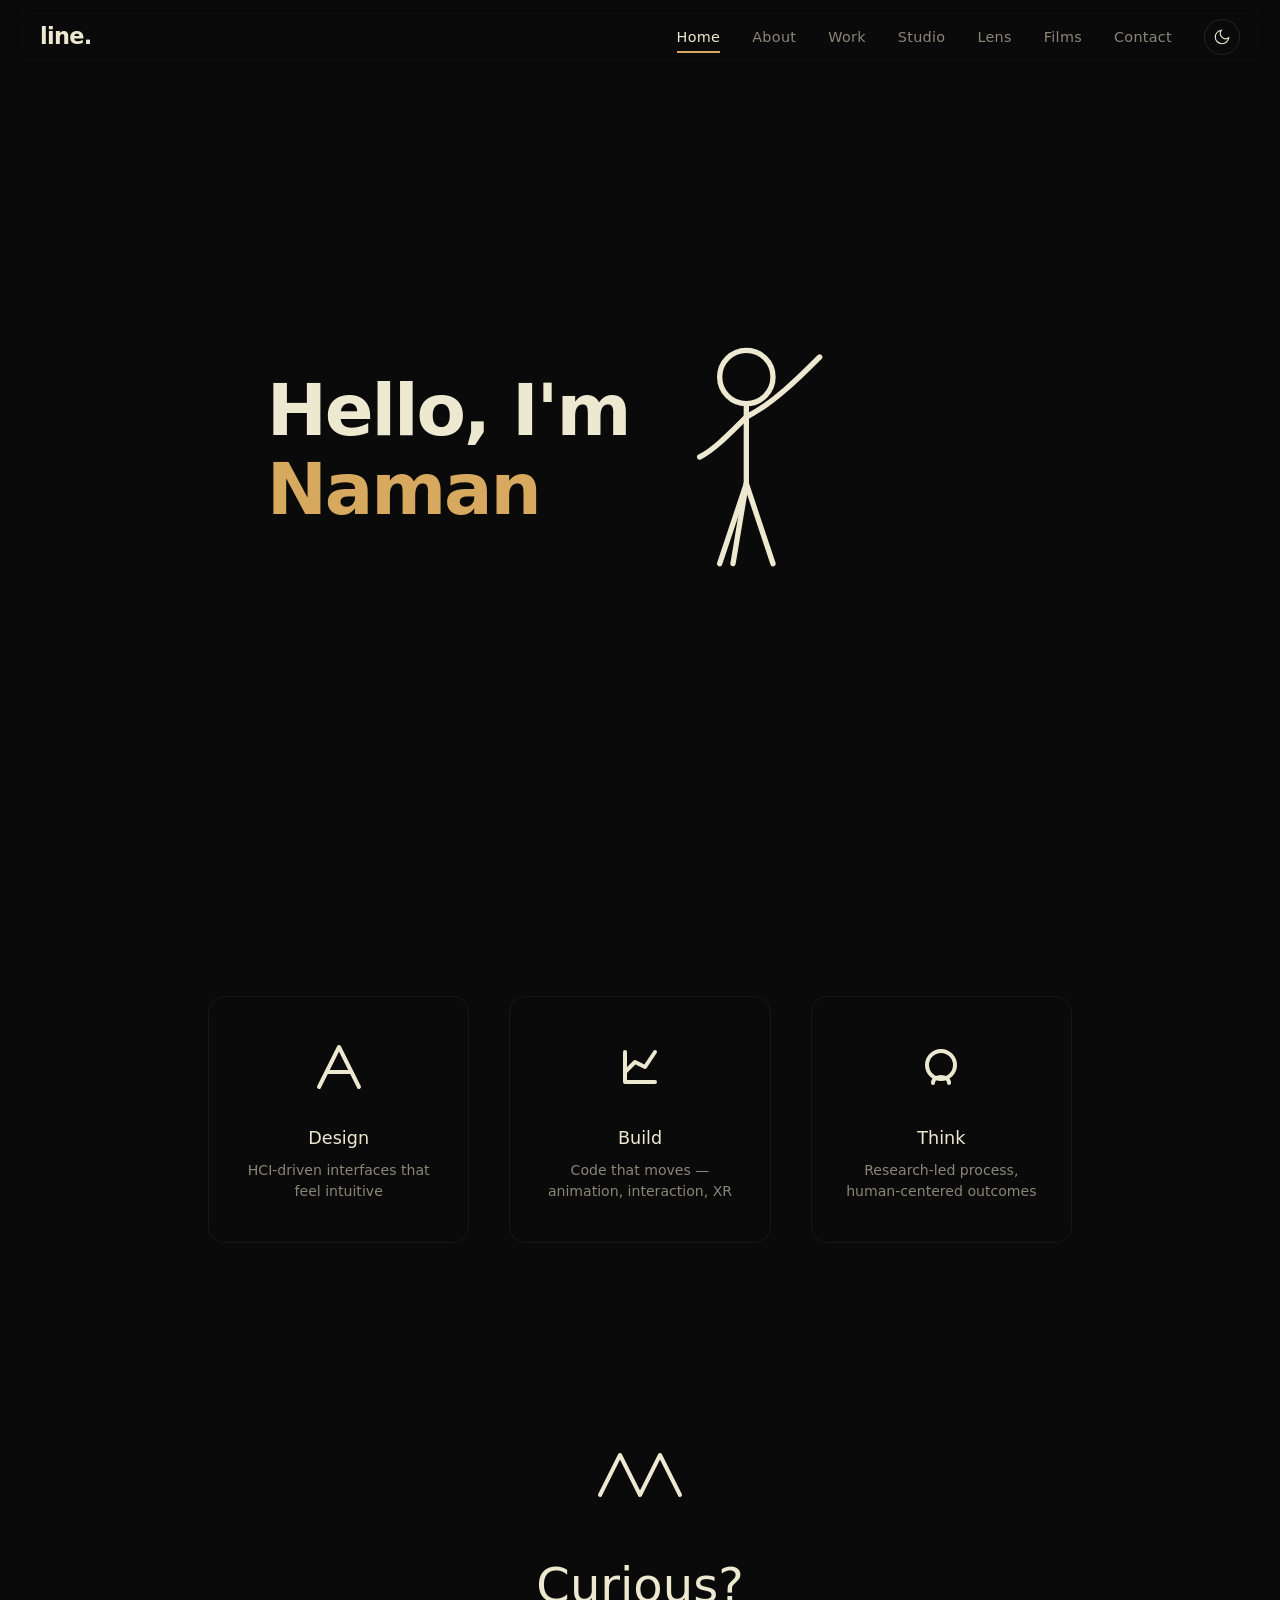
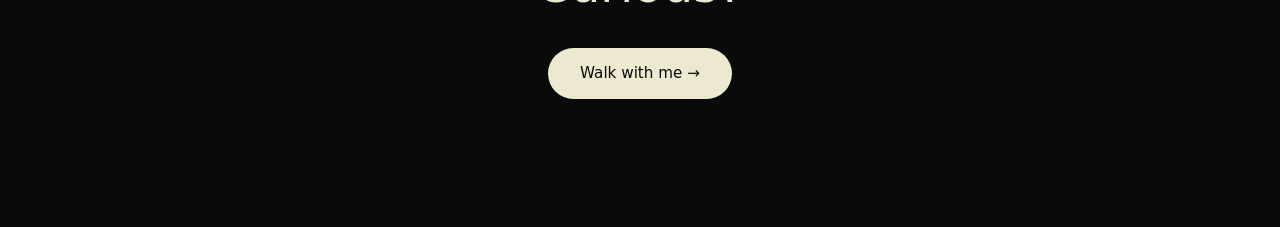
<file: index.html>
<!DOCTYPE html>
<html lang="en" data-theme="dark">
<head>
  <meta charset="UTF-8" />
  <meta name="viewport" content="width=device-width, initial-scale=1.0" />
  <title>Line World</title>
  <link rel="stylesheet" href="styles.css" />
  <script src="theme.js"></script>
</head>
<body>
  <nav id="nav">
    <a href="/" class="nav-logo">line.</a>
    <div class="nav-right">
    <div class="nav-links">
      <a href="/" class="active">Home</a>
      <a href="/about.html">About</a>
      <a href="/work.html">Work</a>
      <a href="/studio.html">Studio</a>
      <a href="/lens.html">Lens</a>
      <a href="/films.html">Films</a>
      <a href="/contact.html">Contact</a>
    </div>
    <button class="theme-toggle" aria-label="Toggle theme">
      <svg class="icon-moon" viewBox="0 0 24 24" fill="none" stroke="currentColor" stroke-width="1.5" stroke-linecap="round"><path d="M21 12.79A9 9 0 1 1 11.21 3 7 7 0 0 0 21 12.79z"/></svg>
      <svg class="icon-sun" viewBox="0 0 24 24" fill="none" stroke="currentColor" stroke-width="1.5" stroke-linecap="round"><circle cx="12" cy="12" r="5"/><path d="M12 1v2M12 21v2M4.22 4.22l1.42 1.42M18.36 18.36l1.42 1.42M1 12h2M21 12h2M4.22 19.78l1.42-1.42M18.36 5.64l1.42-1.42"/></svg>
    </button>
    </div>
  </nav>

  <main>
    <!-- HERO: the stick figure draws itself, then waves -->
    <section class="hero">
      <div class="hero-text">
        <h1 class="hero-title">
          <span class="line" id="line1">Hello, I'm</span>
          <span class="line accent" id="line2">Naman</span>
        </h1>
        <p class="hero-sub" id="hero-sub">Designer & Creative Technologist</p>
      </div>

      <div class="hero-figure">
        <svg viewBox="-40 -170 240 200" fill="none" xmlns="http://www.w3.org/2000/svg">
          <!-- stick figure saying hi -->
          <g id="hero-character">
            <!-- body -->
            <path class="draw" id="d-body" d="
              M -10 0 L -5 -30 L 0 -60 L 0 -120
            " />
            <!-- left leg -->
            <path class="draw" id="d-leg-l" d="M 0 -60 L -20 0" />
            <!-- right leg -->
            <path class="draw" id="d-leg-r" d="M 0 -60 L 20 0" />
            <!-- left arm (relaxed) -->
            <path class="draw" id="d-arm-l" d="M 0 -110 C -15 -95, -25 -85, -35 -80" />
            <!-- right arm (raised, waving) -->
            <path class="draw" id="d-arm-r" d="M 0 -110 C 20 -120, 40 -140, 55 -155" />
            <!-- hand with fingers -->
            <g id="wave-group">
              <path class="draw" id="d-hand" d="
                M 55 -155 L 50 -170
                M 55 -155 L 58 -172
                M 55 -155 L 65 -168
                M 55 -155 L 70 -162
                M 55 -155 L 72 -153
              " />
            </g>
            <!-- head -->
            <circle class="draw" id="d-head" cx="0" cy="-140" r="20" />
            <!-- eyes -->
            <circle class="draw" id="d-eye-l" cx="-7" cy="-143" r="3" />
            <circle class="draw" id="d-eye-r" cx="7" cy="-143" r="3" />
            <!-- smile -->
            <path class="draw" id="d-smile" d="M -8 -133 C -4 -127, 4 -127, 8 -133" />
          </g>
        </svg>
      </div>

      <div class="scroll-cue" id="scroll-cue">
        <span>scroll to explore</span>
        <svg width="20" height="20" viewBox="0 0 20 20" fill="none">
          <path d="M10 4 L10 16 M5 11 L10 16 L15 11" stroke="currentColor" stroke-width="1.5" stroke-linecap="round" stroke-linejoin="round"/>
        </svg>
      </div>
    </section>

    <!-- INTRO section with line-draw icons -->
    <section class="intro" id="intro">
      <div class="intro-grid">
        <div class="intro-card" data-delay="0">
          <svg class="intro-icon" viewBox="0 0 60 60">
            <path class="draw-scroll" d="M10 50 L30 10 L50 50 M18 35 L42 35" />
          </svg>
          <h3>Design</h3>
          <p>HCI-driven interfaces that feel intuitive</p>
        </div>
        <div class="intro-card" data-delay="150">
          <svg class="intro-icon" viewBox="0 0 60 60">
            <path class="draw-scroll" d="M15 15 L15 45 L45 45 M15 35 L25 25 L35 30 L45 15" />
          </svg>
          <h3>Build</h3>
          <p>Code that moves — animation, interaction, XR</p>
        </div>
        <div class="intro-card" data-delay="300">
          <svg class="intro-icon" viewBox="0 0 60 60">
            <circle class="draw-scroll" cx="30" cy="28" r="14" />
            <path class="draw-scroll" d="M22 46 C22 38, 38 38, 38 46" />
          </svg>
          <h3>Think</h3>
          <p>Research-led process, human-centered outcomes</p>
        </div>
      </div>
    </section>

    <!-- CTA -->
    <section class="cta-section">
      <div class="cta-figure">
        <svg viewBox="0 0 120 80" fill="none">
          <path class="draw-scroll" d="M20 60 L40 20 L60 60 L80 20 L100 60" />
        </svg>
      </div>
      <h2>Curious?</h2>
      <a href="/about.html" class="cta-btn">Walk with me →</a>
    </section>
  </main>

  <script>
    /* ── Hero draw-on animation ── */
    const schedule = [
      { id: 'd-body',  dur: 1200, delay: 300 },
      { id: 'd-leg-l', dur: 500,  delay: 600 },
      { id: 'd-leg-r', dur: 500,  delay: 750 },
      { id: 'd-arm-l', dur: 500,  delay: 900 },
      { id: 'd-arm-r', dur: 600,  delay: 1050 },
      { id: 'd-hand',  dur: 400,  delay: 1500 },
      { id: 'd-head',  dur: 700,  delay: 1200 },
      { id: 'd-eye-l', dur: 250,  delay: 1800 },
      { id: 'd-eye-r', dur: 250,  delay: 1950 },
      { id: 'd-smile', dur: 350,  delay: 2100 },
    ];

    const items = schedule.map(s => ({ ...s, el: document.getElementById(s.id) }));

    // prep: hide all strokes
    items.forEach(({ el }) => {
      const len = el.getTotalLength();
      el.style.strokeDasharray = len;
      el.style.strokeDashoffset = len;
    });

    // play
    requestAnimationFrame(() => {
      items.forEach(({ el, dur, delay }) => {
        setTimeout(() => {
          el.style.transition = `stroke-dashoffset ${dur}ms cubic-bezier(0.16, 1, 0.3, 1)`;
          el.style.strokeDashoffset = 0;
        }, delay);
      });

      // wave after draw
      const waveGroup = document.getElementById('wave-group');
      setTimeout(() => {
        waveGroup.style.transformOrigin = '55px -155px';
        waveGroup.style.animation = 'wave 0.5s ease-in-out 3';
      }, 2500);

      // text reveal
      setTimeout(() => document.getElementById('line1').classList.add('visible'), 400);
      setTimeout(() => document.getElementById('line2').classList.add('visible'), 800);
      setTimeout(() => document.getElementById('hero-sub').classList.add('visible'), 1400);
    });

    /* ── Scroll-triggered draw for sections below ── */
    const observer = new IntersectionObserver((entries) => {
      entries.forEach(entry => {
        if (!entry.isIntersecting) return;
        const el = entry.target;

        // draw-scroll paths
        el.querySelectorAll('.draw-scroll').forEach(path => {
          const len = path.getTotalLength();
          path.style.strokeDasharray = len;
          path.style.strokeDashoffset = len;
          const d = parseInt(el.dataset.delay || 0);
          setTimeout(() => {
            path.style.transition = 'stroke-dashoffset 1s cubic-bezier(0.16, 1, 0.3, 1)';
            path.style.strokeDashoffset = 0;
          }, d);
        });

        el.classList.add('in-view');
        observer.unobserve(el);
      });
    }, { threshold: 0.3 });

    document.querySelectorAll('.intro-card, .cta-section').forEach(el => observer.observe(el));

    // hide scroll cue on scroll
    window.addEventListener('scroll', () => {
      if (window.scrollY > 80) document.getElementById('scroll-cue').classList.add('hidden');
    }, { passive: true });
  </script>
</body>
</html>
</file>
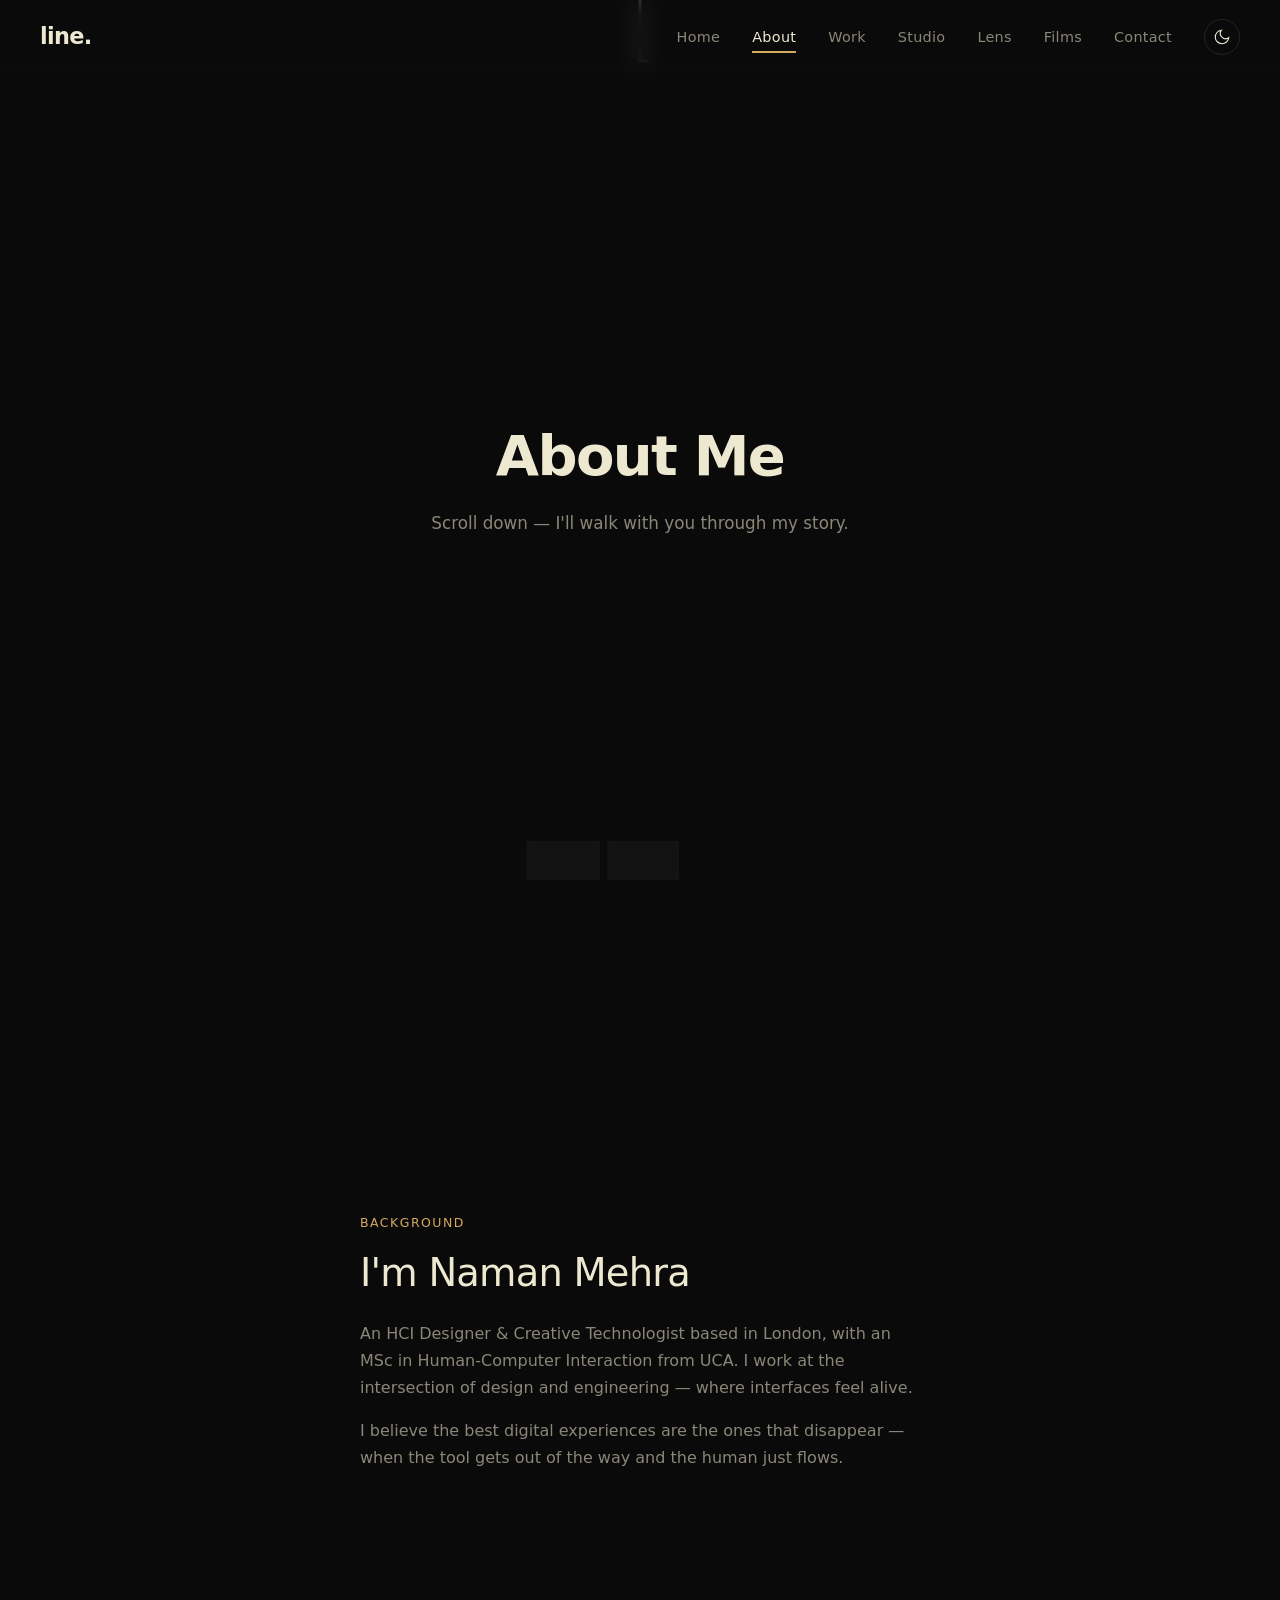
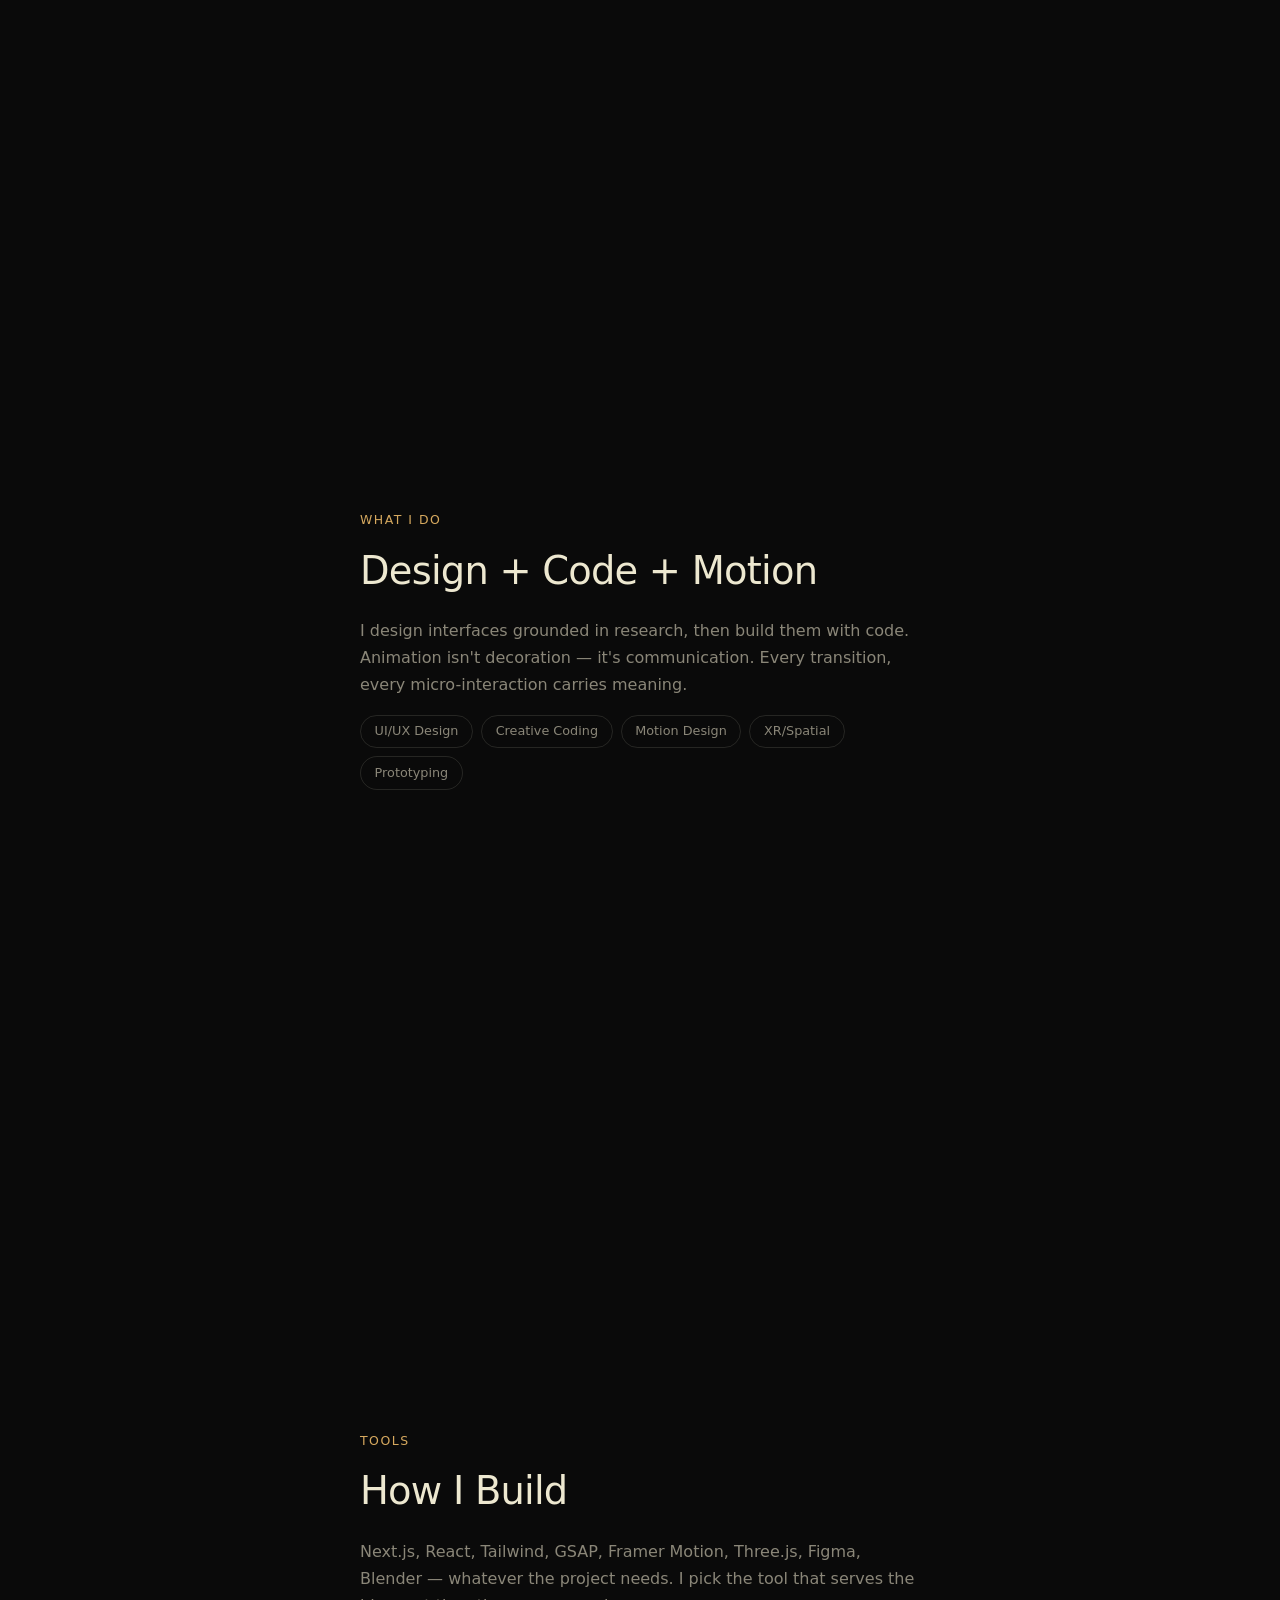
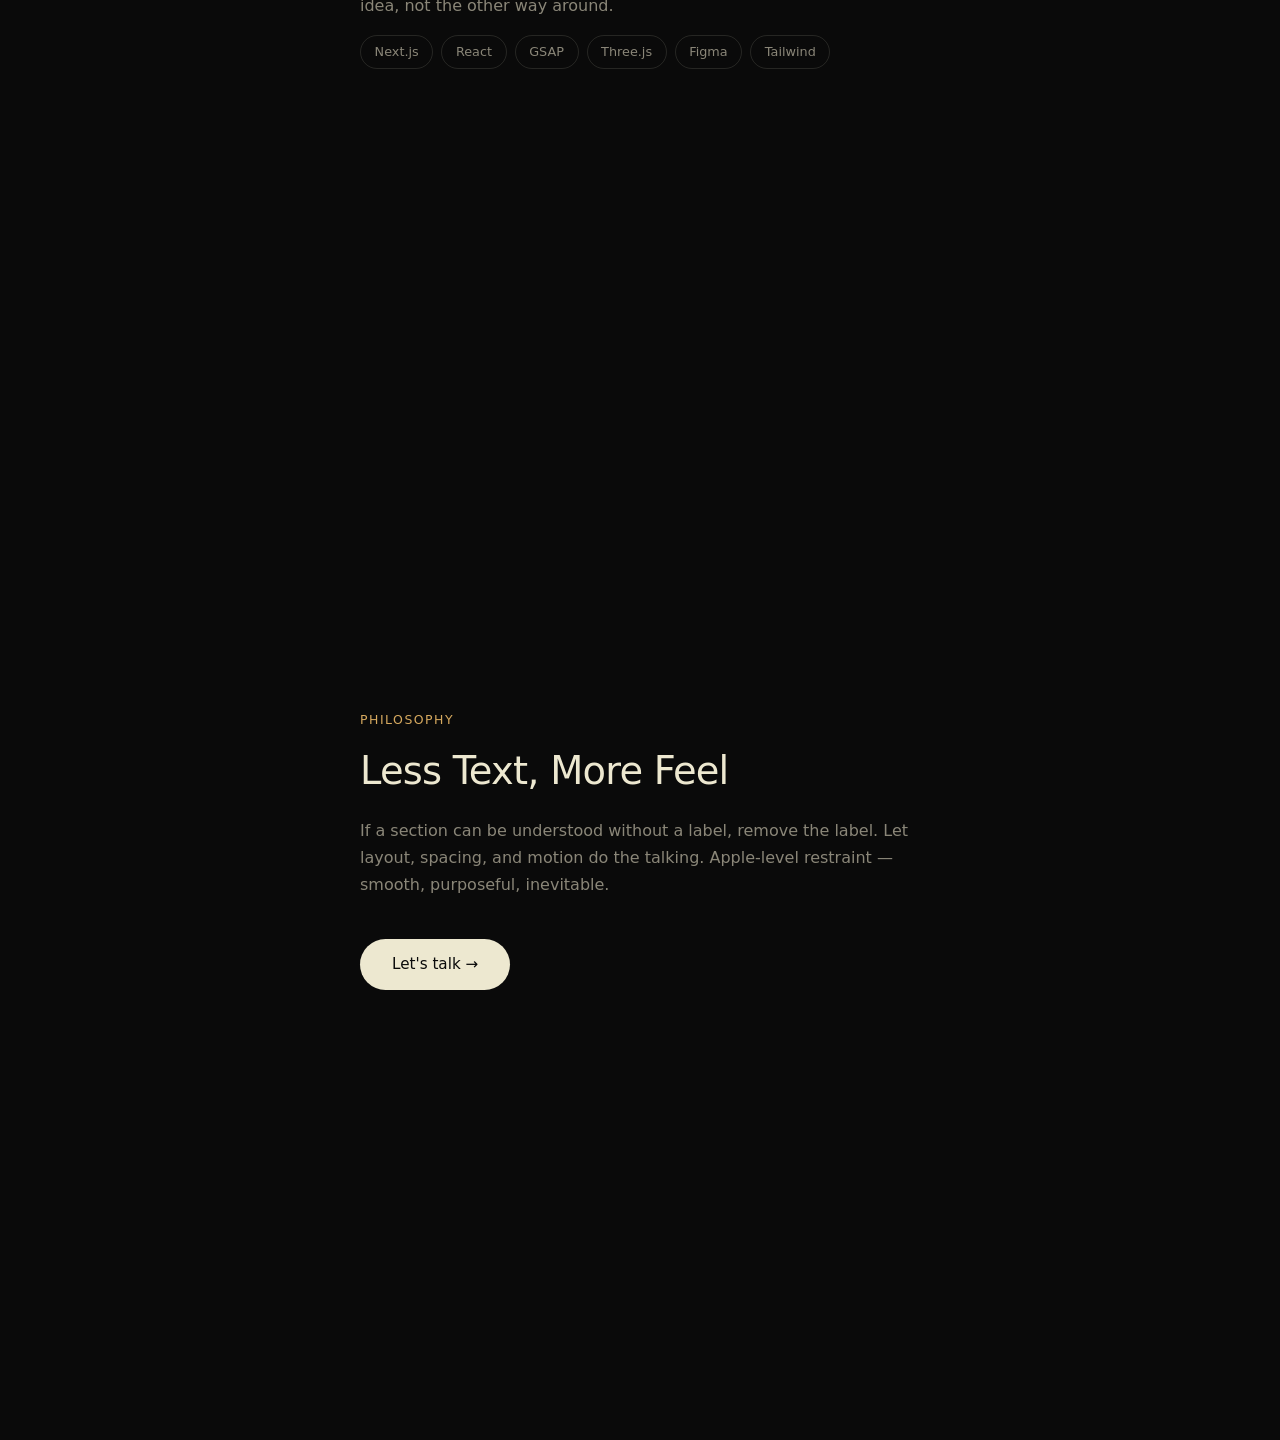
<file: about.html>
<!DOCTYPE html>
<html lang="en" data-theme="dark">
<head>
  <meta charset="UTF-8" />
  <meta name="viewport" content="width=device-width, initial-scale=1.0" />
  <title>About — Line World</title>
  <link rel="stylesheet" href="styles.css" />
  <script src="theme.js"></script>
  <style>
    /* ── About-specific: walking scene ── */
    .walk-controls {
      position: fixed;
      bottom: 20px;
      left: 50%;
      transform: translateX(-50%);
      display: flex;
      gap: 0.5rem;
      z-index: 50;
      opacity: 0;
      transition: opacity 0.6s var(--ease-cinema);
    }
    .walk-controls.visible { opacity: 1; }

    .speed-btn {
      font: inherit;
      font-size: 0.8rem;
      color: var(--dust);
      background: rgba(22, 22, 22, 0.8);
      backdrop-filter: blur(8px);
      -webkit-backdrop-filter: blur(8px);
      border: 1px solid rgba(237, 232, 208, 0.1);
      padding: 0.5rem 1.2rem;
      border-radius: 100px;
      cursor: pointer;
      transition: all 0.3s var(--ease-cinema);
    }
    .speed-btn:hover { color: var(--bone); border-color: rgba(237, 232, 208, 0.25); }
    .speed-btn.active {
      color: var(--ink);
      background: var(--amber);
      border-color: var(--amber);
    }

    /* walk figure — stays at bottom center, fixed */
    .walk-scene {
      position: fixed;
      bottom: 0;
      left: 0;
      width: 100%;
      height: 120px;
      z-index: 5;
      pointer-events: none;
      overflow: hidden;
    }

    .walk-ground {
      position: absolute;
      bottom: 50px;
      left: 0;
      width: 100%;
      height: 1px;
      background: rgba(237, 232, 208, 0.1);
    }

    .walk-dots {
      position: absolute;
      bottom: 46px;
      left: 0;
      width: 300%;
      height: 4px;
    }
    .walk-dots .dot {
      position: absolute;
      width: 3px;
      height: 3px;
      background: rgba(237, 232, 208, 0.06);
      border-radius: 50%;
    }

    .walk-figure {
      position: absolute;
      bottom: 50px;
      left: 50%;
      transform: translateX(-50%);
      transition: transform 0.3s;
    }

    /* limb styles */
    .wk { fill: none; stroke: var(--bone); stroke-width: 3; stroke-linecap: round; stroke-linejoin: round; }
    .wk-head { fill: none; stroke: var(--bone); stroke-width: 3; }
    .wk-eye  { fill: var(--bone); stroke: none; }
    .wk-foot { stroke: var(--bone); stroke-width: 3; fill: none; stroke-linecap: round; }

    /* all animations start paused */
    .bob, .l-l, .l-r, .s-l, .s-r, .a-l, .a-r, .f-l, .f-r {
      animation-play-state: paused;
    }

    .bob   { animation: body-bob   var(--cycle-half) ease-in-out infinite; }
    .l-l   { animation: leg-l      var(--cycle) ease-in-out infinite; transform-origin: 0 0; }
    .l-r   { animation: leg-r      var(--cycle) ease-in-out infinite; transform-origin: 0 0; }
    .s-l   { animation: shin-l     var(--cycle) ease-in-out infinite; transform-origin: 0 0; }
    .s-r   { animation: shin-r     var(--cycle) ease-in-out infinite; transform-origin: 0 0; }
    .a-l   { animation: arm-l      var(--cycle) ease-in-out infinite; transform-origin: 0 0; }
    .a-r   { animation: arm-r      var(--cycle) ease-in-out infinite; transform-origin: 0 0; }
    .f-l   { animation: forearm-l  var(--cycle) ease-in-out infinite; transform-origin: 0 0; }
    .f-r   { animation: forearm-r  var(--cycle) ease-in-out infinite; transform-origin: 0 0; }

    /* speed-dependent durations (set via JS) */
    :root {
      --cycle: 1s;
      --cycle-half: 0.5s;
    }

    /* about content needs bottom padding for the fixed walker */
    .about-content {
      padding-bottom: 140px;
    }

    /* fade gradient above the walking scene */
    .walk-fade {
      position: fixed;
      bottom: 100px;
      left: 0;
      width: 100%;
      height: 40px;
      background: linear-gradient(transparent, var(--ink));
      z-index: 4;
      pointer-events: none;
    }
  </style>
</head>
<body style="height: 500vh;">
  <nav>
    <a href="/" class="nav-logo">line.</a>
    <div class="nav-right">
    <div class="nav-links">
      <a href="/">Home</a>
      <a href="/about.html" class="active">About</a>
      <a href="/work.html">Work</a>
      <a href="/studio.html">Studio</a>
      <a href="/lens.html">Lens</a>
      <a href="/films.html">Films</a>
      <a href="/contact.html">Contact</a>
    </div>
    <button class="theme-toggle" aria-label="Toggle theme">
      <svg class="icon-moon" viewBox="0 0 24 24" fill="none" stroke="currentColor" stroke-width="1.5" stroke-linecap="round"><path d="M21 12.79A9 9 0 1 1 11.21 3 7 7 0 0 0 21 12.79z"/></svg>
      <svg class="icon-sun" viewBox="0 0 24 24" fill="none" stroke="currentColor" stroke-width="1.5" stroke-linecap="round"><circle cx="12" cy="12" r="5"/><path d="M12 1v2M12 21v2M4.22 4.22l1.42 1.42M18.36 18.36l1.42 1.42M1 12h2M21 12h2M4.22 19.78l1.42-1.42M18.36 5.64l1.42-1.42"/></svg>
    </button>
    </div>
  </nav>

  <!-- walking figure fixed at the bottom -->
  <div class="walk-fade"></div>
  <div class="walk-scene" id="walk-scene">
    <div class="walk-ground"></div>
    <div class="walk-dots" id="walk-dots"></div>
    <div class="walk-figure" id="walk-figure">
      <svg width="70" height="140" viewBox="-35 -140 70 140">
        <g class="bob">
          <!-- torso -->
          <line class="wk" x1="0" y1="-52" x2="0" y2="-105" />

          <!-- head -->
          <circle class="wk-head" cx="0" cy="-122" r="17" />
          <!-- eyes -->
          <circle class="wk-eye" cx="5" cy="-125" r="2.2" />
          <circle class="wk-eye" cx="13" cy="-125" r="2.2" />
          <!-- smile -->
          <path class="wk" d="M 5 -116 C 7 -112, 12 -112, 14 -116" stroke-width="2" />

          <!-- LEFT LEG -->
          <g transform="translate(0, -52)">
            <g class="l-l">
              <line class="wk" x1="0" y1="0" x2="0" y2="26" />
              <g transform="translate(0, 26)">
                <g class="s-l">
                  <line class="wk" x1="0" y1="0" x2="0" y2="24" />
                  <line class="wk-foot" x1="0" y1="24" x2="7" y2="26" />
                </g>
              </g>
            </g>
          </g>

          <!-- RIGHT LEG -->
          <g transform="translate(0, -52)">
            <g class="l-r">
              <line class="wk" x1="0" y1="0" x2="0" y2="26" />
              <g transform="translate(0, 26)">
                <g class="s-r">
                  <line class="wk" x1="0" y1="0" x2="0" y2="24" />
                  <line class="wk-foot" x1="0" y1="24" x2="7" y2="26" />
                </g>
              </g>
            </g>
          </g>

          <!-- LEFT ARM -->
          <g transform="translate(0, -100)">
            <g class="a-l">
              <line class="wk" x1="0" y1="0" x2="0" y2="19" />
              <g transform="translate(0, 19)">
                <g class="f-l">
                  <line class="wk" x1="0" y1="0" x2="0" y2="17" />
                </g>
              </g>
            </g>
          </g>

          <!-- RIGHT ARM -->
          <g transform="translate(0, -100)">
            <g class="a-r">
              <line class="wk" x1="0" y1="0" x2="0" y2="19" />
              <g transform="translate(0, 19)">
                <g class="f-r">
                  <line class="wk" x1="0" y1="0" x2="0" y2="17" />
                </g>
              </g>
            </g>
          </g>
        </g>
      </svg>
    </div>
  </div>

  <!-- speed controls -->
  <div class="walk-controls" id="walk-controls">
    <button class="speed-btn" data-speed="stroll">Stroll</button>
    <button class="speed-btn active" data-speed="walk">Walk</button>
    <button class="speed-btn" data-speed="run">Run</button>
  </div>

  <!-- scrollable content -->
  <div class="about-content">
    <section class="about-hero">
      <h1>About Me</h1>
      <p>Scroll down — I'll walk with you through my story.</p>
      <div class="scroll-cue" id="scroll-cue">
        <span>scroll</span>
        <svg width="20" height="20" viewBox="0 0 20 20" fill="none">
          <path d="M10 4 L10 16 M5 11 L10 16 L15 11" stroke="currentColor" stroke-width="1.5" stroke-linecap="round" stroke-linejoin="round"/>
        </svg>
      </div>
    </section>

    <section class="about-section">
      <div class="about-block" data-anim>
        <div class="label">Background</div>
        <h2>I'm Naman Mehra</h2>
        <p>An HCI Designer & Creative Technologist based in London, with an MSc in Human-Computer Interaction from UCA. I work at the intersection of design and engineering — where interfaces feel alive.</p>
        <p>I believe the best digital experiences are the ones that disappear — when the tool gets out of the way and the human just flows.</p>
      </div>
    </section>

    <section class="about-section">
      <div class="about-block" data-anim>
        <div class="label">What I Do</div>
        <h2>Design + Code + Motion</h2>
        <p>I design interfaces grounded in research, then build them with code. Animation isn't decoration — it's communication. Every transition, every micro-interaction carries meaning.</p>
        <div class="tags">
          <span class="tag">UI/UX Design</span>
          <span class="tag">Creative Coding</span>
          <span class="tag">Motion Design</span>
          <span class="tag">XR/Spatial</span>
          <span class="tag">Prototyping</span>
        </div>
      </div>
    </section>

    <section class="about-section">
      <div class="about-block" data-anim>
        <div class="label">Tools</div>
        <h2>How I Build</h2>
        <p>Next.js, React, Tailwind, GSAP, Framer Motion, Three.js, Figma, Blender — whatever the project needs. I pick the tool that serves the idea, not the other way around.</p>
        <div class="tags">
          <span class="tag">Next.js</span>
          <span class="tag">React</span>
          <span class="tag">GSAP</span>
          <span class="tag">Three.js</span>
          <span class="tag">Figma</span>
          <span class="tag">Tailwind</span>
        </div>
      </div>
    </section>

    <section class="about-section">
      <div class="about-block" data-anim>
        <div class="label">Philosophy</div>
        <h2>Less Text, More Feel</h2>
        <p>If a section can be understood without a label, remove the label. Let layout, spacing, and motion do the talking. Apple-level restraint — smooth, purposeful, inevitable.</p>
        <a href="/contact.html" class="cta-btn" style="margin-top: 1.5rem;">Let's talk →</a>
      </div>
    </section>
  </div>

  <script>
    /* ── Ground dots ── */
    const dotsEl = document.getElementById('walk-dots');
    for (let i = 0; i < 120; i++) {
      const d = document.createElement('div');
      d.className = 'dot';
      d.style.left = (i * 1.5) + '%';
      d.style.opacity = 0.2 + Math.random() * 0.8;
      dotsEl.appendChild(d);
    }

    /* ── Limb elements ── */
    const limbs = document.querySelectorAll('.bob, .l-l, .l-r, .s-l, .s-r, .a-l, .a-r, .f-l, .f-r');
    const controls = document.getElementById('walk-controls');
    const cue = document.getElementById('scroll-cue');

    /* ── Speed settings ── */
    const speeds = {
      stroll: { cycle: '1.4s', half: '0.7s' },
      walk:   { cycle: '1s',   half: '0.5s' },
      run:    { cycle: '0.4s', half: '0.2s' },
    };

    let currentSpeed = 'walk';

    function setSpeed(speed) {
      currentSpeed = speed;
      const s = speeds[speed];
      document.documentElement.style.setProperty('--cycle', s.cycle);
      document.documentElement.style.setProperty('--cycle-half', s.half);
      document.querySelectorAll('.speed-btn').forEach(b => {
        b.classList.toggle('active', b.dataset.speed === speed);
      });
    }

    document.querySelectorAll('.speed-btn').forEach(btn => {
      btn.addEventListener('click', () => setSpeed(btn.dataset.speed));
    });

    /* ── Walk on scroll ── */
    let isWalking = false;
    let stopTimer;
    let lastScrollY = 0;

    function startWalk() {
      if (isWalking) return;
      isWalking = true;
      limbs.forEach(el => el.style.animationPlayState = 'running');
    }

    function stopWalk() {
      isWalking = false;
      limbs.forEach(el => el.style.animationPlayState = 'paused');
    }

    window.addEventListener('scroll', () => {
      const scrollY = window.scrollY;
      const maxScroll = document.body.scrollHeight - window.innerHeight;
      const pct = scrollY / maxScroll;

      // ground parallax
      dotsEl.style.transform = `translateX(${-pct * 150}%)`;

      // show controls + hide cue after first scroll
      if (scrollY > 40) {
        cue.classList.add('hidden');
        controls.classList.add('visible');
      }

      // walk while scrolling
      startWalk();
      clearTimeout(stopTimer);
      stopTimer = setTimeout(stopWalk, 150);

      // auto-speed: scroll faster → character runs
      const delta = Math.abs(scrollY - lastScrollY);
      if (delta > 60) setSpeed('run');
      else if (delta > 20) setSpeed('walk');
      else setSpeed('stroll');
      lastScrollY = scrollY;
    }, { passive: true });

    /* ── Reveal about blocks on scroll ── */
    const obs = new IntersectionObserver((entries) => {
      entries.forEach(entry => {
        if (entry.isIntersecting) {
          entry.target.classList.add('in-view');
          obs.unobserve(entry.target);
        }
      });
    }, { threshold: 0.3 });

    document.querySelectorAll('[data-anim]').forEach(el => obs.observe(el));

    /* ── Init speed ── */
    setSpeed('walk');
  </script>
</body>
</html>
</file>
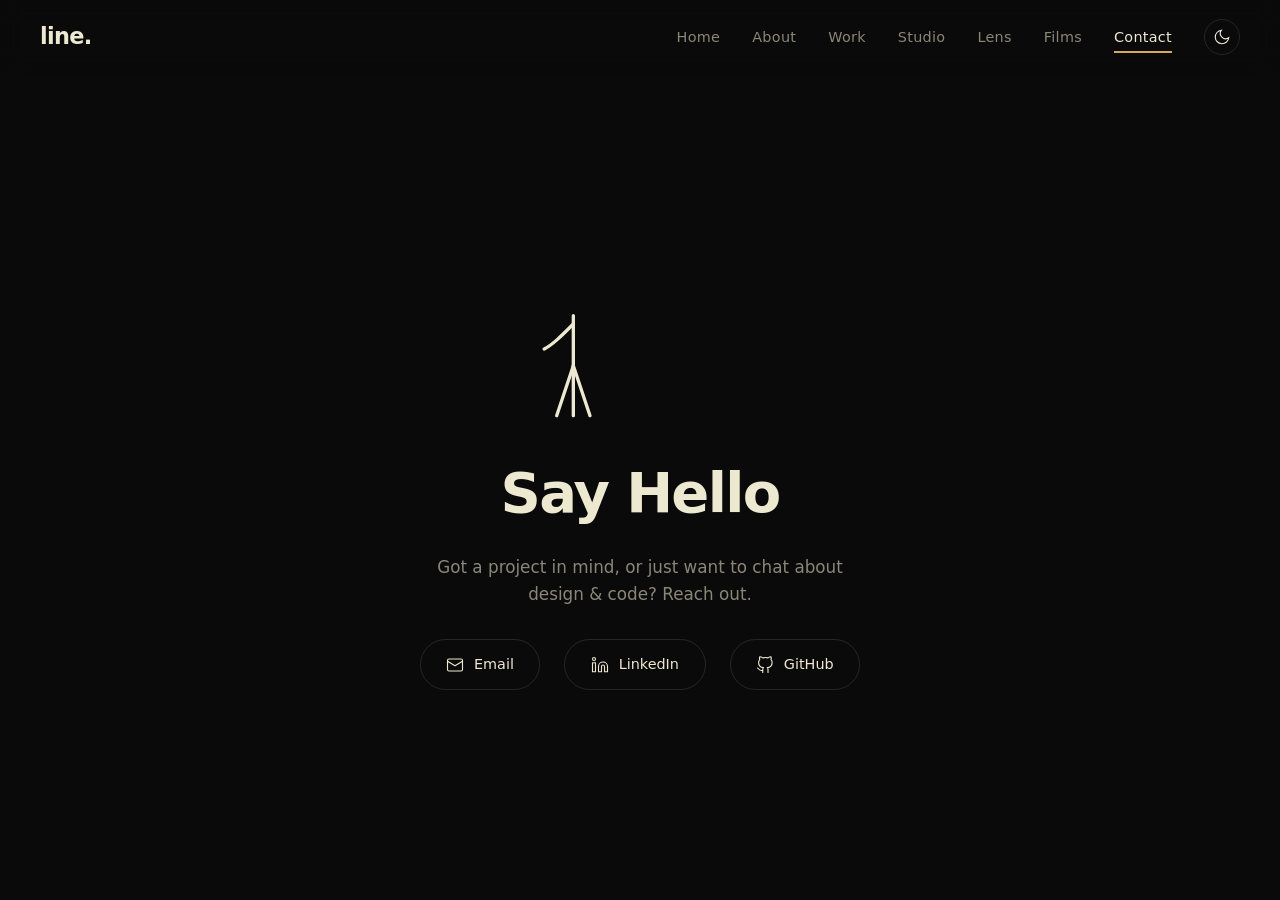
<file: contact.html>
<!DOCTYPE html>
<html lang="en" data-theme="dark">
<head>
  <meta charset="UTF-8" />
  <meta name="viewport" content="width=device-width, initial-scale=1.0" />
  <title>Contact — Line World</title>
  <link rel="stylesheet" href="styles.css" />
  <script src="theme.js"></script>
</head>
<body>
  <nav>
    <a href="/" class="nav-logo">line.</a>
    <div class="nav-right">
    <div class="nav-links">
      <a href="/">Home</a>
      <a href="/about.html">About</a>
      <a href="/work.html">Work</a>
      <a href="/studio.html">Studio</a>
      <a href="/lens.html">Lens</a>
      <a href="/films.html">Films</a>
      <a href="/contact.html" class="active">Contact</a>
    </div>
    <button class="theme-toggle" aria-label="Toggle theme">
      <svg class="icon-moon" viewBox="0 0 24 24" fill="none" stroke="currentColor" stroke-width="1.5" stroke-linecap="round"><path d="M21 12.79A9 9 0 1 1 11.21 3 7 7 0 0 0 21 12.79z"/></svg>
      <svg class="icon-sun" viewBox="0 0 24 24" fill="none" stroke="currentColor" stroke-width="1.5" stroke-linecap="round"><circle cx="12" cy="12" r="5"/><path d="M12 1v2M12 21v2M4.22 4.22l1.42 1.42M18.36 18.36l1.42 1.42M1 12h2M21 12h2M4.22 19.78l1.42-1.42M18.36 5.64l1.42-1.42"/></svg>
    </button>
    </div>
  </nav>

  <section class="contact-page">
    <div class="contact-figure">
      <svg viewBox="-40 -170 240 200" fill="none">
        <!-- stick figure waving -->
        <path class="draw" id="c-body" d="M 0 0 L 0 -60 L 0 -120" />
        <path class="draw" id="c-leg-l" d="M 0 -60 L -20 0" />
        <path class="draw" id="c-leg-r" d="M 0 -60 L 20 0" />
        <path class="draw" id="c-arm-l" d="M 0 -110 C -15 -95, -25 -85, -35 -80" />
        <path class="draw" id="c-arm-r" d="M 0 -110 C 20 -120, 40 -140, 55 -155" />
        <path class="draw" id="c-hand" d="
          M 55 -155 L 50 -170
          M 55 -155 L 58 -172
          M 55 -155 L 65 -168
          M 55 -155 L 70 -162
          M 55 -155 L 72 -153
        " />
        <circle class="draw" id="c-head" cx="0" cy="-140" r="20" />
        <circle class="draw" id="c-eye-l" cx="-7" cy="-143" r="3" />
        <circle class="draw" id="c-eye-r" cx="7" cy="-143" r="3" />
        <path class="draw" id="c-smile" d="M -8 -133 C -4 -127, 4 -127, 8 -133" />
      </svg>
    </div>

    <h1>Say Hello</h1>
    <p>Got a project in mind, or just want to chat about design & code? Reach out.</p>

    <div class="contact-links">
      <a href="mailto:msuhan05@gmail.com" class="contact-link">
        <svg width="18" height="18" viewBox="0 0 24 24" fill="none" stroke="currentColor" stroke-width="1.5" stroke-linecap="round" stroke-linejoin="round">
          <rect x="2" y="4" width="20" height="16" rx="2"/><path d="M22 7 L12 13 L2 7"/>
        </svg>
        Email
      </a>
      <a href="#" class="contact-link">
        <svg width="18" height="18" viewBox="0 0 24 24" fill="none" stroke="currentColor" stroke-width="1.5" stroke-linecap="round" stroke-linejoin="round">
          <path d="M16 8a6 6 0 0 1 6 6v7h-4v-7a2 2 0 0 0-4 0v7h-4v-7a6 6 0 0 1 6-6z"/><rect x="2" y="9" width="4" height="12"/><circle cx="4" cy="4" r="2"/>
        </svg>
        LinkedIn
      </a>
      <a href="#" class="contact-link">
        <svg width="18" height="18" viewBox="0 0 24 24" fill="none" stroke="currentColor" stroke-width="1.5" stroke-linecap="round" stroke-linejoin="round">
          <path d="M9 19c-5 1.5-5-2.5-7-3m14 6v-3.87a3.37 3.37 0 0 0-.94-2.61c3.14-.35 6.44-1.54 6.44-7A5.44 5.44 0 0 0 20 4.77 5.07 5.07 0 0 0 19.91 1S18.73.65 16 2.48a13.38 13.38 0 0 0-7 0C6.27.65 5.09 1 5.09 1A5.07 5.07 0 0 0 5 4.77a5.44 5.44 0 0 0-1.5 3.78c0 5.42 3.3 6.61 6.44 7A3.37 3.37 0 0 0 9 18.13V22"/>
        </svg>
        GitHub
      </a>
    </div>
  </section>

  <script>
    // draw the contact figure on load
    const ids = ['c-body','c-leg-l','c-leg-r','c-arm-l','c-arm-r','c-hand','c-head','c-eye-l','c-eye-r','c-smile'];
    const delays = [200, 500, 650, 800, 950, 1400, 1100, 1700, 1850, 2000];
    const durs   = [1000, 500, 500, 500, 600, 400, 700, 250, 250, 350];

    ids.forEach((id, i) => {
      const el = document.getElementById(id);
      const len = el.getTotalLength();
      el.style.strokeDasharray = len;
      el.style.strokeDashoffset = len;
    });

    requestAnimationFrame(() => {
      ids.forEach((id, i) => {
        const el = document.getElementById(id);
        setTimeout(() => {
          el.style.transition = `stroke-dashoffset ${durs[i]}ms cubic-bezier(0.16, 1, 0.3, 1)`;
          el.style.strokeDashoffset = 0;
        }, delays[i]);
      });

      // wave
      setTimeout(() => {
        const hand = document.getElementById('c-hand');
        hand.style.transformOrigin = '55px -155px';
        hand.style.animation = 'wave 0.5s ease-in-out 3';
      }, 2500);
    });
  </script>
</body>
</html>
</file>
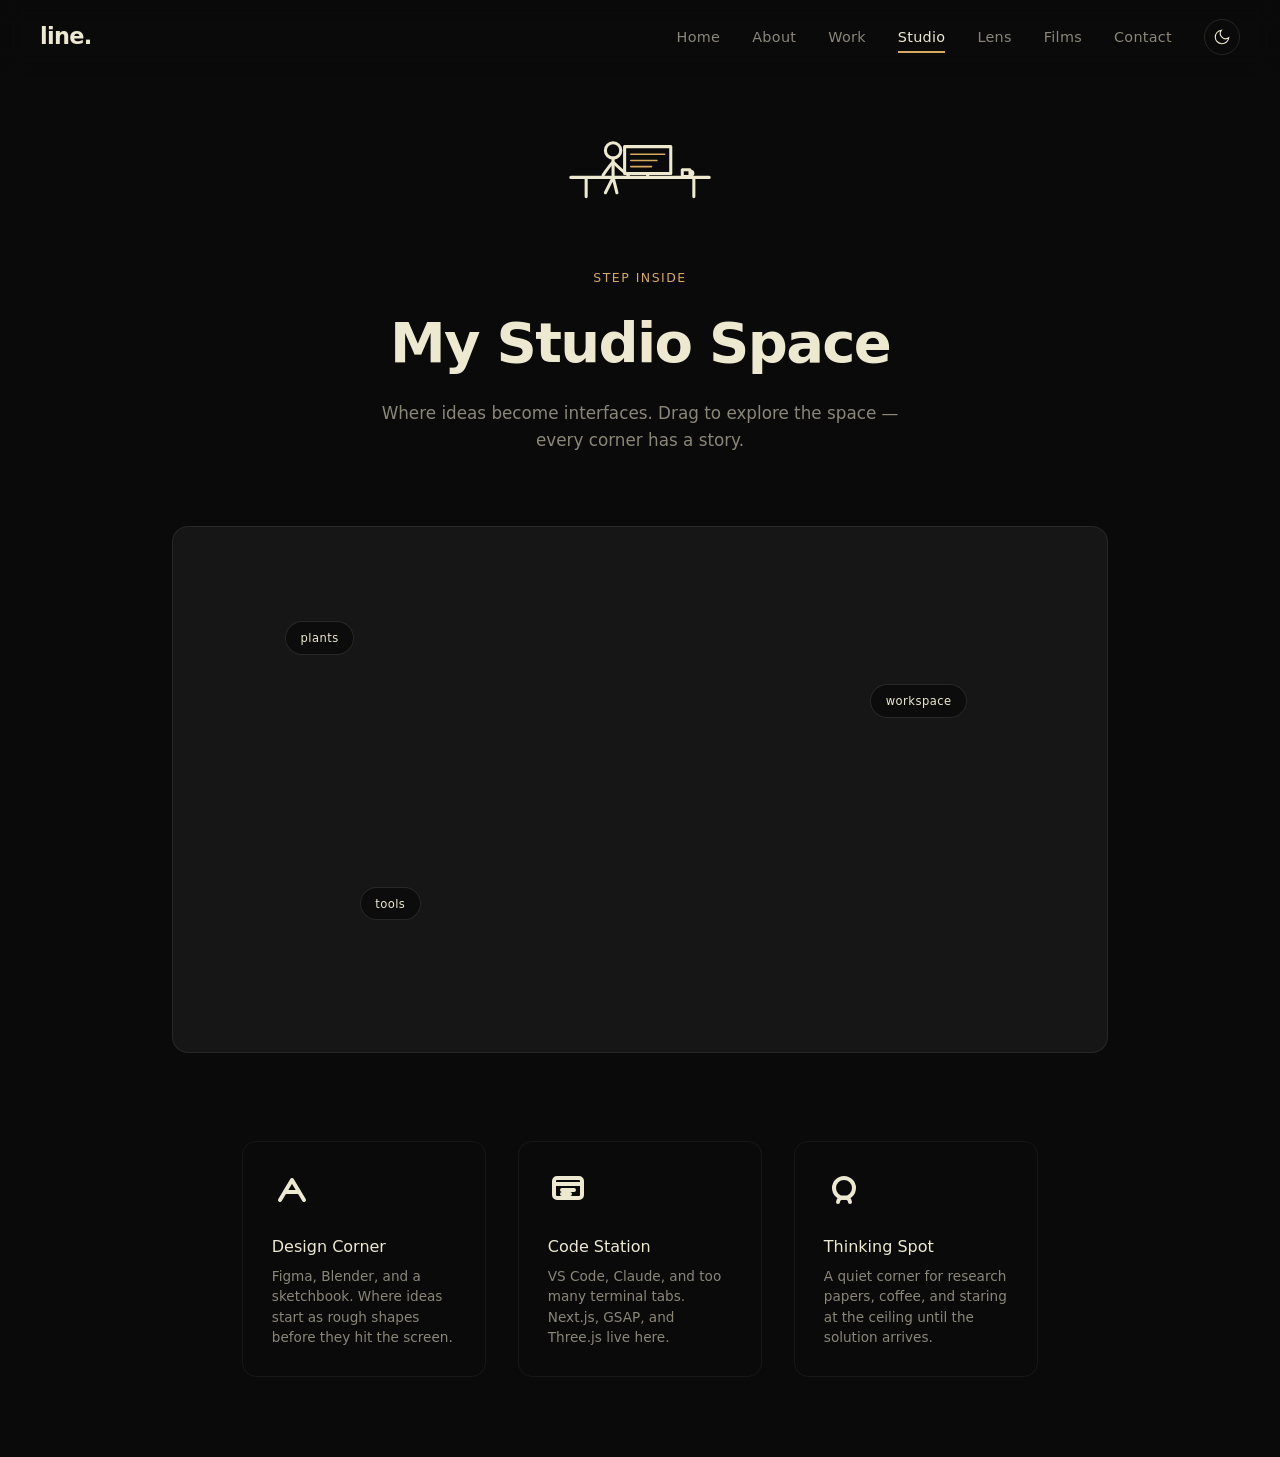
<file: studio.html>
<!DOCTYPE html>
<html lang="en" data-theme="dark">
<head>
  <meta charset="UTF-8" />
  <meta name="viewport" content="width=device-width, initial-scale=1.0" />
  <title>Studio — Line World</title>
  <link rel="stylesheet" href="styles.css" />
  <script src="theme.js"></script>
  <style>
    .studio-page {
      min-height: 100vh;
      padding-top: 5rem;
    }

    /* ── Hero ── */
    .studio-hero {
      text-align: center;
      padding: 4rem 2rem 2rem;
    }
    .studio-hero .label {
      font-size: 0.78rem;
      text-transform: uppercase;
      letter-spacing: 0.12em;
      color: var(--amber);
      margin-bottom: 0.6rem;
    }
    .studio-hero h1 {
      font-size: clamp(2rem, 5vw, 3.5rem);
      font-weight: 600;
      letter-spacing: -0.03em;
      margin-bottom: 0.8rem;
    }
    .studio-hero p {
      color: var(--dust);
      font-size: 1.05rem;
      max-width: 520px;
      margin: 0 auto;
      line-height: 1.6;
    }

    /* ── 3D viewer ── */
    .viewer-wrap {
      max-width: 1000px;
      margin: 2.5rem auto;
      padding: 0 2rem;
    }
    .viewer {
      position: relative;
      width: 100%;
      aspect-ratio: 16 / 9;
      border-radius: 16px;
      overflow: hidden;
      border: 1px solid rgba(237, 232, 208, 0.08);
      background: var(--graphite);
    }
    .viewer iframe {
      width: 100%;
      height: 100%;
      border: none;
    }

    /* loading shimmer before iframe loads */
    .viewer::before {
      content: '';
      position: absolute;
      inset: 0;
      background: linear-gradient(
        110deg,
        var(--graphite) 30%,
        rgba(237, 232, 208, 0.04) 50%,
        var(--graphite) 70%
      );
      background-size: 200% 100%;
      animation: shimmer 1.8s ease-in-out infinite;
      z-index: 1;
      pointer-events: none;
      transition: opacity 0.6s;
    }
    .viewer.loaded::before { opacity: 0; }

    @keyframes shimmer {
      0%   { background-position: 200% 0; }
      100% { background-position: -200% 0; }
    }

    /* ── Annotations ── */
    .studio-details {
      max-width: 860px;
      margin: 0 auto;
      padding: 3rem 2rem 5rem;
      display: grid;
      grid-template-columns: repeat(auto-fit, minmax(220px, 1fr));
      gap: 2rem;
    }

    .detail-card {
      padding: 1.8rem;
      border: 1px solid rgba(237, 232, 208, 0.06);
      border-radius: 14px;
      opacity: 0;
      transform: translateY(24px);
      transition: opacity 0.7s var(--ease-cinema), transform 0.7s var(--ease-cinema);
    }
    .detail-card.in-view {
      opacity: 1;
      transform: translateY(0);
    }

    .detail-card svg {
      width: 40px;
      height: 40px;
      margin-bottom: 1rem;
    }

    .detail-card h3 {
      font-size: 1rem;
      font-weight: 500;
      margin-bottom: 0.4rem;
    }

    .detail-card p {
      font-size: 0.85rem;
      color: var(--dust);
      line-height: 1.5;
    }

    /* ── Stick figure sitting at desk (drawn on load) ── */
    .studio-figure {
      display: flex;
      justify-content: center;
      padding: 2rem 0 0;
    }
    .studio-figure svg {
      width: 200px;
      height: auto;
    }

    /* ── Hotspot annotations overlay ── */
    .viewer-label {
      position: absolute;
      z-index: 5;
      padding: 0.4rem 0.9rem;
      background: rgba(10, 10, 10, 0.75);
      backdrop-filter: blur(6px);
      border: 1px solid rgba(237, 232, 208, 0.12);
      border-radius: 100px;
      font-size: 0.72rem;
      color: var(--bone);
      letter-spacing: 0.04em;
      pointer-events: none;
      opacity: 0;
      transform: translateY(6px);
      transition: opacity 0.5s var(--ease-cinema), transform 0.5s var(--ease-cinema);
    }
    .viewer.loaded .viewer-label {
      opacity: 1;
      transform: translateY(0);
    }
  </style>
</head>
<body>
  <nav>
    <a href="/" class="nav-logo">line.</a>
    <div class="nav-right">
    <div class="nav-links">
      <a href="/">Home</a>
      <a href="/about.html">About</a>
      <a href="/work.html">Work</a>
      <a href="/studio.html" class="active">Studio</a>
      <a href="/lens.html">Lens</a>
      <a href="/films.html">Films</a>
      <a href="/contact.html">Contact</a>
    </div>
    <button class="theme-toggle" aria-label="Toggle theme">
      <svg class="icon-moon" viewBox="0 0 24 24" fill="none" stroke="currentColor" stroke-width="1.5" stroke-linecap="round"><path d="M21 12.79A9 9 0 1 1 11.21 3 7 7 0 0 0 21 12.79z"/></svg>
      <svg class="icon-sun" viewBox="0 0 24 24" fill="none" stroke="currentColor" stroke-width="1.5" stroke-linecap="round"><circle cx="12" cy="12" r="5"/><path d="M12 1v2M12 21v2M4.22 4.22l1.42 1.42M18.36 18.36l1.42 1.42M1 12h2M21 12h2M4.22 19.78l1.42-1.42M18.36 5.64l1.42-1.42"/></svg>
    </button>
    </div>
  </nav>

  <main class="studio-page">
    <!-- drawn stick figure at desk -->
    <div class="studio-figure">
      <svg viewBox="0 0 260 120" fill="none">
        <!-- desk -->
        <path class="draw" id="s-desk" d="M 40 85 L 220 85 M 60 85 L 60 110 M 200 85 L 200 110" />
        <!-- monitor -->
        <path class="draw" id="s-monitor" d="M 110 45 L 170 45 L 170 80 L 110 80 Z M 140 80 L 140 85" />
        <!-- screen glow line -->
        <path class="draw" id="s-screen" d="M 118 55 L 162 55 M 118 63 L 152 63 M 118 71 L 145 71" style="stroke: var(--amber); stroke-width: 2;" />
        <!-- person sitting -->
        <path class="draw" id="s-body" d="M 95 85 L 95 60" />
        <circle class="draw" id="s-head" cx="95" cy="50" r="10" />
        <circle class="draw" id="s-eye" cx="99" cy="48" r="1.8" />
        <!-- arms reaching to keyboard -->
        <path class="draw" id="s-arms" d="M 95 65 C 100 70, 108 78, 115 82 M 95 65 C 90 70, 85 78, 82 82" />
        <!-- legs -->
        <path class="draw" id="s-legs" d="M 95 85 L 85 105 M 95 85 L 100 105" />
        <!-- coffee mug -->
        <path class="draw" id="s-mug" d="M 185 75 L 185 84 L 195 84 L 195 75 Z M 195 77 C 200 77, 200 82, 195 82" />
        <!-- plant pot -->
        <path class="draw" id="s-plant" d="M 55 85 L 55 70 L 65 70 L 65 85 M 60 70 C 55 55, 50 50, 55 42 M 60 70 C 65 55, 70 50, 65 42 M 60 70 C 60 58, 60 50, 60 40" style="stroke: var(--amber);" />
      </svg>
    </div>

    <section class="studio-hero">
      <div class="label">Step Inside</div>
      <h1>My Studio Space</h1>
      <p>Where ideas become interfaces. Drag to explore the space — every corner has a story.</p>
    </section>

    <!-- 3D viewer -->
    <div class="viewer-wrap">
      <div class="viewer" id="viewer">
        <iframe
          title="My Studio Space"
          src="https://sketchfab.com/models/6dd7ded0f84648e791729c797c7440c5/embed?autostart=1&ui_theme=dark&ui_infos=0&ui_watermark=0&ui_watermark_link=0"
          allow="autoplay; fullscreen; xr-spatial-tracking"
          loading="lazy"
          id="sketchfab-iframe"
        ></iframe>
        <div class="viewer-label" style="top: 18%; left: 12%;">plants</div>
        <div class="viewer-label" style="top: 30%; right: 15%;">workspace</div>
        <div class="viewer-label" style="bottom: 25%; left: 20%;">tools</div>
      </div>
    </div>

    <!-- Detail cards -->
    <div class="studio-details">
      <div class="detail-card" data-anim>
        <svg viewBox="0 0 40 40" fill="none">
          <path class="draw-scroll" d="M8 30 L20 10 L32 30 M14 22 L26 22" />
        </svg>
        <h3>Design Corner</h3>
        <p>Figma, Blender, and a sketchbook. Where ideas start as rough shapes before they hit the screen.</p>
      </div>

      <div class="detail-card" data-anim>
        <svg viewBox="0 0 40 40" fill="none">
          <rect class="draw-scroll" x="6" y="8" width="28" height="20" rx="3" />
          <path class="draw-scroll" d="M6 14 L34 14 M14 20 L26 20 M14 24 L22 24" />
        </svg>
        <h3>Code Station</h3>
        <p>VS Code, Claude, and too many terminal tabs. Next.js, GSAP, and Three.js live here.</p>
      </div>

      <div class="detail-card" data-anim>
        <svg viewBox="0 0 40 40" fill="none">
          <circle class="draw-scroll" cx="20" cy="18" r="10" />
          <path class="draw-scroll" d="M14 32 C14 26, 26 26, 26 32" />
        </svg>
        <h3>Thinking Spot</h3>
        <p>A quiet corner for research papers, coffee, and staring at the ceiling until the solution arrives.</p>
      </div>
    </div>
  </main>

  <script>
    /* ── Draw the desk figure on load ── */
    const drawIds = [
      { id: 's-desk',    dur: 800,  delay: 200 },
      { id: 's-monitor', dur: 600,  delay: 400 },
      { id: 's-screen',  dur: 500,  delay: 800 },
      { id: 's-body',    dur: 400,  delay: 500 },
      { id: 's-head',    dur: 500,  delay: 700 },
      { id: 's-eye',     dur: 200,  delay: 1100 },
      { id: 's-arms',    dur: 500,  delay: 900 },
      { id: 's-legs',    dur: 400,  delay: 800 },
      { id: 's-mug',     dur: 400,  delay: 1000 },
      { id: 's-plant',   dur: 600,  delay: 1100 },
    ];

    drawIds.forEach(({ id }) => {
      const el = document.getElementById(id);
      const len = el.getTotalLength();
      el.style.strokeDasharray = len;
      el.style.strokeDashoffset = len;
    });

    requestAnimationFrame(() => {
      drawIds.forEach(({ id, dur, delay }) => {
        const el = document.getElementById(id);
        setTimeout(() => {
          el.style.transition = `stroke-dashoffset ${dur}ms cubic-bezier(0.16, 1, 0.3, 1)`;
          el.style.strokeDashoffset = 0;
        }, delay);
      });
    });

    /* ── Mark viewer loaded when iframe finishes ── */
    const iframe = document.getElementById('sketchfab-iframe');
    const viewer = document.getElementById('viewer');
    iframe.addEventListener('load', () => {
      setTimeout(() => viewer.classList.add('loaded'), 600);
    });

    /* ── Scroll reveal for detail cards ── */
    const obs = new IntersectionObserver((entries) => {
      entries.forEach((entry, i) => {
        if (!entry.isIntersecting) return;
        const el = entry.target;

        // draw SVG icons
        el.querySelectorAll('.draw-scroll').forEach(path => {
          const len = path.getTotalLength();
          path.style.strokeDasharray = len;
          path.style.strokeDashoffset = len;
          setTimeout(() => {
            path.style.transition = 'stroke-dashoffset 0.8s cubic-bezier(0.16, 1, 0.3, 1)';
            path.style.strokeDashoffset = 0;
          }, 100);
        });

        el.classList.add('in-view');
        obs.unobserve(el);
      });
    }, { threshold: 0.3 });

    document.querySelectorAll('[data-anim]').forEach(el => obs.observe(el));
  </script>
</body>
</html>
</file>
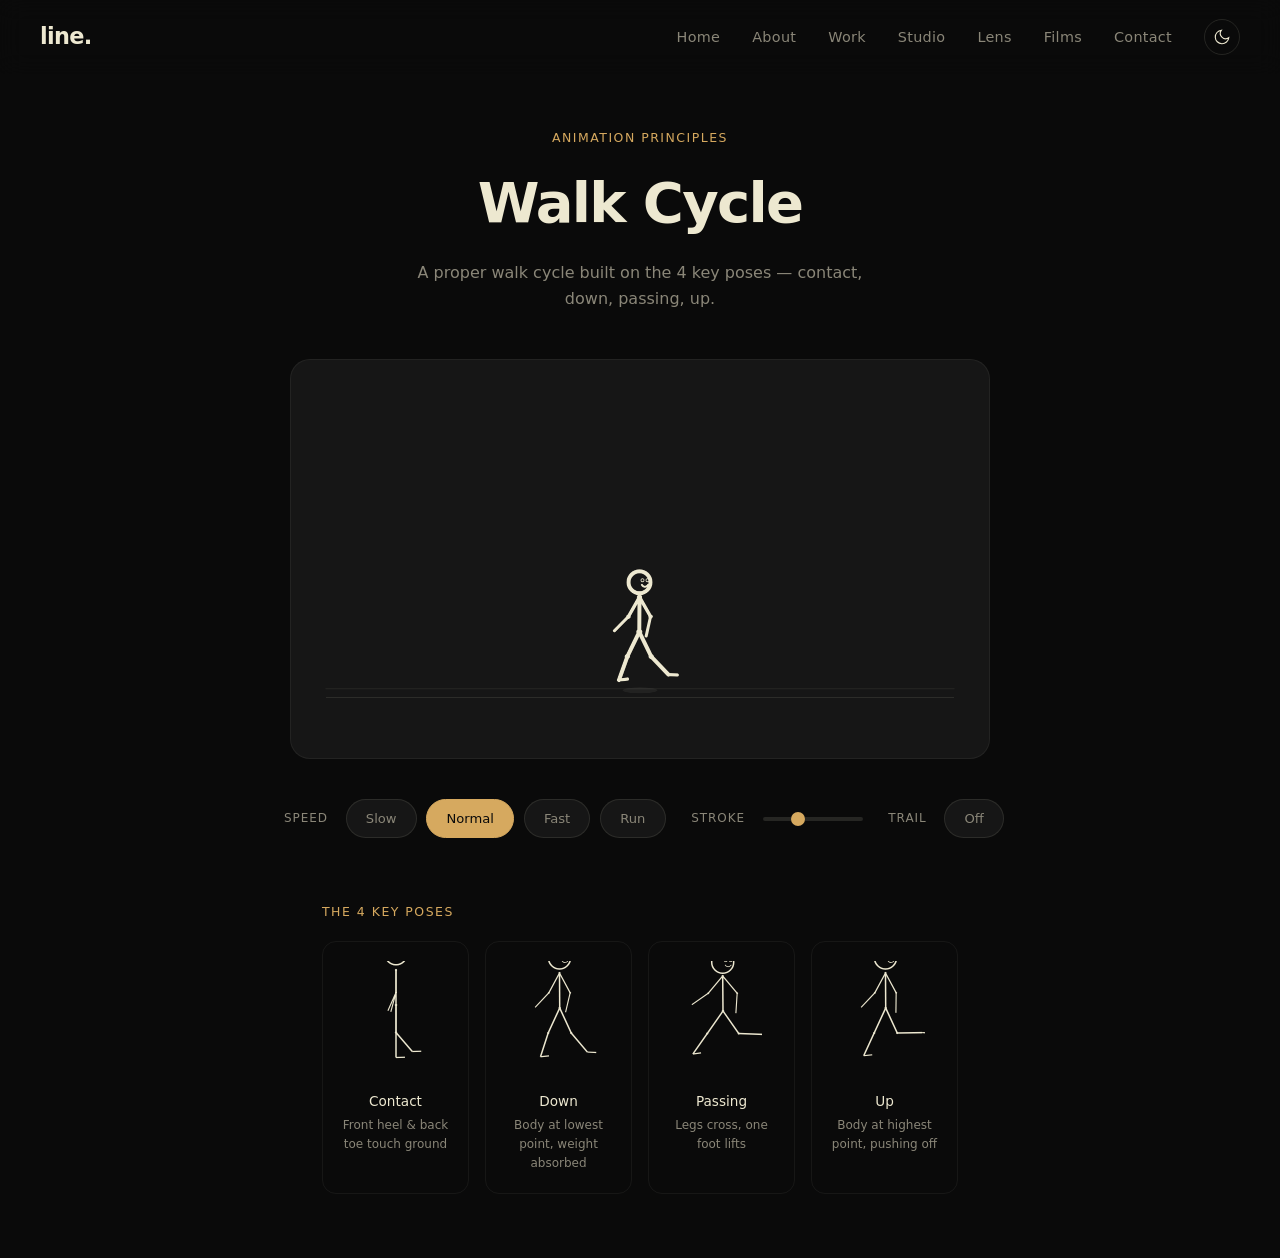
<file: walkcycle.html>
<!DOCTYPE html>
<html lang="en" data-theme="dark">
<head>
  <meta charset="UTF-8" />
  <meta name="viewport" content="width=device-width, initial-scale=1.0" />
  <title>Walk Cycle — Line World</title>
  <link rel="stylesheet" href="styles.css" />
  <script src="theme.js"></script>
  <style>
    .walk-page {
      min-height: 100vh;
      padding-top: 5rem;
      display: flex;
      flex-direction: column;
      align-items: center;
    }

    .walk-hero {
      text-align: center;
      padding: 3rem 2rem 1rem;
    }
    .walk-hero .label {
      font-size: 0.78rem;
      text-transform: uppercase;
      letter-spacing: 0.12em;
      color: var(--amber);
      margin-bottom: 0.6rem;
    }
    .walk-hero h1 {
      font-size: clamp(2rem, 5vw, 3.5rem);
      font-weight: 600;
      letter-spacing: -0.03em;
      margin-bottom: 0.8rem;
    }
    .walk-hero p {
      color: var(--dust);
      font-size: 1rem;
      max-width: 480px;
      margin: 0 auto;
    }

    /* ── Canvas area ── */
    .canvas-wrap {
      width: min(700px, 95vw);
      aspect-ratio: 7 / 4;
      position: relative;
      margin: 2rem 0;
      border-radius: 20px;
      border: 1px solid rgba(237,232,208,0.06);
      background: var(--graphite);
      overflow: hidden;
    }

    canvas {
      width: 100%;
      height: 100%;
      display: block;
    }

    /* ground line */
    .canvas-ground {
      position: absolute;
      bottom: 15%;
      left: 5%;
      width: 90%;
      height: 1px;
      background: rgba(237,232,208,0.1);
    }

    /* ── Controls ── */
    .controls {
      display: flex;
      gap: 0.6rem;
      align-items: center;
      flex-wrap: wrap;
      justify-content: center;
      padding: 0.5rem 2rem 2rem;
    }

    .ctrl-btn {
      font: inherit;
      font-size: 0.82rem;
      color: var(--dust);
      background: var(--graphite);
      border: 1px solid rgba(237,232,208,0.1);
      padding: 0.5rem 1.2rem;
      border-radius: 100px;
      cursor: pointer;
      transition: all 0.3s var(--ease-cinema);
    }
    .ctrl-btn:hover { color: var(--bone); border-color: rgba(237,232,208,0.25); }
    .ctrl-btn.active { color: var(--ink); background: var(--amber); border-color: var(--amber); }

    .ctrl-label {
      font-size: 0.75rem;
      color: var(--dust);
      text-transform: uppercase;
      letter-spacing: 0.08em;
      margin: 0 0.5rem;
    }

    input[type="range"] {
      -webkit-appearance: none;
      width: 100px;
      height: 4px;
      background: rgba(237,232,208,0.12);
      border-radius: 2px;
      outline: none;
    }
    input[type="range"]::-webkit-slider-thumb {
      -webkit-appearance: none;
      width: 14px;
      height: 14px;
      background: var(--amber);
      border-radius: 50%;
      cursor: pointer;
    }

    /* ── Pose breakdown ── */
    .poses-section {
      max-width: 700px;
      padding: 2rem 2rem 4rem;
      width: 100%;
    }
    .poses-label {
      font-size: 0.78rem;
      text-transform: uppercase;
      letter-spacing: 0.12em;
      color: var(--amber);
      margin-bottom: 1.2rem;
    }
    .poses-row {
      display: flex;
      justify-content: space-between;
      gap: 1rem;
    }
    .pose-card {
      flex: 1;
      text-align: center;
      padding: 1.2rem 0.8rem;
      border: 1px solid rgba(237,232,208,0.06);
      border-radius: 14px;
      opacity: 0;
      transform: translateY(20px);
      transition: opacity 0.7s var(--ease-cinema), transform 0.7s var(--ease-cinema);
    }
    .pose-card.in-view { opacity: 1; transform: translateY(0); }
    .pose-card canvas { width: 80px; height: 120px; margin: 0 auto 0.6rem; }
    .pose-card h4 { font-size: 0.85rem; font-weight: 500; margin-bottom: 0.2rem; }
    .pose-card p { font-size: 0.75rem; color: var(--dust); }

    @media (max-width: 640px) {
      .poses-row { flex-wrap: wrap; }
      .pose-card { flex: 0 0 calc(50% - 0.5rem); }
    }
  </style>
</head>
<body>
  <nav>
    <a href="/" class="nav-logo">line.</a>
    <div class="nav-right">
    <div class="nav-links">
      <a href="/">Home</a>
      <a href="/about.html">About</a>
      <a href="/work.html">Work</a>
      <a href="/studio.html">Studio</a>
      <a href="/lens.html">Lens</a>
      <a href="/films.html">Films</a>
      <a href="/contact.html">Contact</a>
    </div>
    <button class="theme-toggle" aria-label="Toggle theme">
      <svg class="icon-moon" viewBox="0 0 24 24" fill="none" stroke="currentColor" stroke-width="1.5" stroke-linecap="round"><path d="M21 12.79A9 9 0 1 1 11.21 3 7 7 0 0 0 21 12.79z"/></svg>
      <svg class="icon-sun" viewBox="0 0 24 24" fill="none" stroke="currentColor" stroke-width="1.5" stroke-linecap="round"><circle cx="12" cy="12" r="5"/><path d="M12 1v2M12 21v2M4.22 4.22l1.42 1.42M18.36 18.36l1.42 1.42M1 12h2M21 12h2M4.22 19.78l1.42-1.42M18.36 5.64l1.42-1.42"/></svg>
    </button>
    </div>
  </nav>

  <main class="walk-page">
    <section class="walk-hero">
      <div class="label">Animation Principles</div>
      <h1>Walk Cycle</h1>
      <p>A proper walk cycle built on the 4 key poses — contact, down, passing, up.</p>
    </section>

    <div class="canvas-wrap">
      <canvas id="walk-canvas"></canvas>
      <div class="canvas-ground"></div>
    </div>

    <div class="controls">
      <span class="ctrl-label">Speed</span>
      <button class="ctrl-btn" data-bpm="40">Slow</button>
      <button class="ctrl-btn active" data-bpm="70">Normal</button>
      <button class="ctrl-btn" data-bpm="120">Fast</button>
      <button class="ctrl-btn" data-bpm="200">Run</button>

      <span class="ctrl-label" style="margin-left:1rem;">Stroke</span>
      <input type="range" id="stroke-slider" min="2" max="8" value="4" step="0.5" />

      <span class="ctrl-label" style="margin-left:1rem;">Trail</span>
      <button class="ctrl-btn" id="trail-toggle">Off</button>
    </div>

    <!-- Pose breakdown -->
    <section class="poses-section">
      <div class="poses-label">The 4 Key Poses</div>
      <div class="poses-row">
        <div class="pose-card" data-anim data-pose="0">
          <canvas width="160" height="240"></canvas>
          <h4>Contact</h4>
          <p>Front heel & back toe touch ground</p>
        </div>
        <div class="pose-card" data-anim data-pose="0.125">
          <canvas width="160" height="240"></canvas>
          <h4>Down</h4>
          <p>Body at lowest point, weight absorbed</p>
        </div>
        <div class="pose-card" data-anim data-pose="0.25">
          <canvas width="160" height="240"></canvas>
          <h4>Passing</h4>
          <p>Legs cross, one foot lifts</p>
        </div>
        <div class="pose-card" data-anim data-pose="0.375">
          <canvas width="160" height="240"></canvas>
          <h4>Up</h4>
          <p>Body at highest point, pushing off</p>
        </div>
      </div>
    </section>
  </main>

  <script>
    /* ═══════════════════════════════════════════
       Walk Cycle Engine — Canvas-based
       Proper animation principles:
       - Contact / Down / Passing / Up poses
       - Body bob (vertical translation)
       - Hip rotation
       - Arm counter-swing
       - Head bob
       - Foot roll
    ═══════════════════════════════════════════ */

    const canvas = document.getElementById('walk-canvas');
    const ctx = canvas.getContext('2d');

    let BPM = 70;
    let STROKE = 4;
    let showTrail = false;
    let trailFrames = [];

    function resize() {
      const rect = canvas.parentElement.getBoundingClientRect();
      canvas.width = rect.width * 2;
      canvas.height = rect.height * 2;
      ctx.lineCap = 'round';
      ctx.lineJoin = 'round';
    }
    resize();
    window.addEventListener('resize', resize);

    // easing
    function ease(t) { return t < 0.5 ? 2*t*t : -1+(4-2*t)*t; }

    // lerp
    function lerp(a, b, t) { return a + (b - a) * t; }

    // sin shorthand with phase
    function osc(t, phase) { return Math.sin((t + phase) * Math.PI * 2); }

    function getColors() {
      const style = getComputedStyle(document.documentElement);
      return {
        bone: style.getPropertyValue('--bone').trim() || '#ede8d0',
        amber: style.getPropertyValue('--amber').trim() || '#d6a95f',
        ink: style.getPropertyValue('--ink').trim() || '#0a0a0a',
      };
    }

    /* ── Draw a limb segment ── */
    function drawSeg(ctx, x1, y1, x2, y2, color, width) {
      ctx.strokeStyle = color;
      ctx.lineWidth = width;
      ctx.beginPath();
      ctx.moveTo(x1, y1);
      ctx.lineTo(x2, y2);
      ctx.stroke();
    }

    /* ── Draw circle (head / joint) ── */
    function drawCircle(ctx, x, y, r, color, width, fill) {
      ctx.strokeStyle = color;
      ctx.lineWidth = width;
      ctx.beginPath();
      ctx.arc(x, y, r, 0, Math.PI * 2);
      if (fill) { ctx.fillStyle = fill; ctx.fill(); }
      ctx.stroke();
    }

    /* ── Compute walk pose at time t (0-1 = one full cycle) ── */
    function getPose(t) {
      // Body vertical bob: down at 0.125 & 0.625, up at 0.375 & 0.875
      const bodyBob = -Math.cos(t * Math.PI * 4) * 6;

      // Body lean (slight forward/back)
      const bodyLean = Math.sin(t * Math.PI * 2) * 2;

      // Hip position
      const hipY = 0 + bodyBob;

      // ── LEGS ──
      // Right leg leads at t=0 (contact)
      const legPhaseR = t;
      const legPhaseL = (t + 0.5) % 1;

      function getLeg(phase) {
        // thigh angle swings forward and back
        const thighAngle = Math.sin(phase * Math.PI * 2) * 35;

        // shin: bends back more during passing (phase ~0.25)
        const shinBend = Math.max(0, Math.sin(phase * Math.PI * 2 - 0.5)) * 55 +
                         Math.max(0, Math.sin((phase - 0.2) * Math.PI * 2)) * 15;

        // foot angle (toe-off / heel-strike)
        const footAngle = Math.sin(phase * Math.PI * 2) * 20 - 5;

        return { thighAngle, shinBend, footAngle };
      }

      const legR = getLeg(legPhaseR);
      const legL = getLeg(legPhaseL);

      // ── ARMS (counter-swing) ──
      const armSwingR = -Math.sin(t * Math.PI * 2) * 40;
      const armSwingL = Math.sin(t * Math.PI * 2) * 40;
      const forearmR = Math.min(0, Math.sin(t * Math.PI * 2 + 0.3)) * 30 - 15;
      const forearmL = Math.min(0, -Math.sin(t * Math.PI * 2 + 0.3)) * 30 - 15;

      // ── HEAD ──
      const headBob = bodyBob * 0.4;
      const headTilt = Math.sin(t * Math.PI * 2) * 3;

      return {
        bodyBob, bodyLean, hipY,
        legR, legL,
        armSwingR, armSwingL, forearmR, forearmL,
        headBob, headTilt
      };
    }

    /* ── Render the character ── */
    function drawCharacter(ctx, cx, groundY, pose, color, strokeW, alpha) {
      ctx.globalAlpha = alpha;
      const s = strokeW;
      const deg = Math.PI / 180;

      // measurements
      const torsoLen = 70;
      const thighLen = 55;
      const shinLen = 50;
      const footLen = 18;
      const upperArmLen = 45;
      const forearmLen = 40;
      const headR = 22;

      // hip
      const hipX = cx + pose.bodyLean;
      const hipY = groundY - 110 + pose.bodyBob;

      // shoulders
      const shoulderX = hipX - pose.bodyLean * 0.3;
      const shoulderY = hipY - torsoLen;

      // neck / head
      const headX = shoulderX;
      const headY = shoulderY - headR - 8 + pose.headBob;

      // ── Draw legs (back leg first) ──
      function drawLeg(leg, side) {
        const thighRad = leg.thighAngle * deg;
        const kneeX = hipX + Math.sin(thighRad) * thighLen;
        const kneeY = hipY + Math.cos(thighRad) * thighLen;

        const shinRad = thighRad + leg.shinBend * deg;
        const ankleX = kneeX + Math.sin(shinRad) * shinLen;
        const ankleY = kneeY + Math.cos(shinRad) * shinLen;

        const footRad = leg.footAngle * deg;
        const toeX = ankleX + Math.cos(footRad) * footLen;
        const toeY = ankleY + Math.sin(footRad) * footLen * 0.3;

        drawSeg(ctx, hipX, hipY, kneeX, kneeY, color, s);
        drawSeg(ctx, kneeX, kneeY, ankleX, ankleY, color, s);
        drawSeg(ctx, ankleX, ankleY, toeX, toeY, color, s * 0.8);

        // knee dot
        drawCircle(ctx, kneeX, kneeY, s * 0.6, color, 1, color);
      }

      // determine which leg is behind
      if (pose.legR.thighAngle < pose.legL.thighAngle) {
        drawLeg(pose.legR, 'R');
        drawLeg(pose.legL, 'L');
      } else {
        drawLeg(pose.legL, 'L');
        drawLeg(pose.legR, 'R');
      }

      // ── Torso ──
      drawSeg(ctx, hipX, hipY, shoulderX, shoulderY, color, s);

      // ── Arms ──
      function drawArm(swing, forearmBend) {
        const armRad = swing * deg;
        const elbowX = shoulderX + Math.sin(armRad) * upperArmLen;
        const elbowY = shoulderY + Math.cos(armRad) * upperArmLen;

        const fRad = armRad + forearmBend * deg;
        const handX = elbowX + Math.sin(fRad) * forearmLen;
        const handY = elbowY + Math.cos(fRad) * forearmLen;

        drawSeg(ctx, shoulderX, shoulderY, elbowX, elbowY, color, s * 0.85);
        drawSeg(ctx, elbowX, elbowY, handX, handY, color, s * 0.75);
        drawCircle(ctx, elbowX, elbowY, s * 0.5, color, 1, color);
      }

      // back arm first
      if (pose.armSwingR > 0) {
        drawArm(pose.armSwingR, pose.forearmR);
        drawArm(pose.armSwingL, pose.forearmL);
      } else {
        drawArm(pose.armSwingL, pose.forearmL);
        drawArm(pose.armSwingR, pose.forearmR);
      }

      // ── Head ──
      drawCircle(ctx, headX, headY, headR, color, s, null);

      // eyes (looking right)
      const eyeOffX = 6;
      drawCircle(ctx, headX + eyeOffX, headY - 4, 3, color, 1.5, null);
      drawCircle(ctx, headX + eyeOffX + 10, headY - 4, 3, color, 1.5, null);

      // slight smile
      ctx.strokeStyle = color;
      ctx.lineWidth = s * 0.5;
      ctx.beginPath();
      ctx.arc(headX + eyeOffX + 5, headY + 2, 7, 0.15 * Math.PI, 0.85 * Math.PI, false);
      ctx.stroke();

      // hip dot
      drawCircle(ctx, hipX, hipY, s * 0.7, color, 1, color);
      // shoulder dot
      drawCircle(ctx, shoulderX, shoulderY, s * 0.6, color, 1, color);

      ctx.globalAlpha = 1;
    }

    /* ── Main loop ── */
    let lastTime = 0;
    let cyclePos = 0;

    function loop(time) {
      const dt = (time - lastTime) / 1000;
      lastTime = time;

      // advance cycle (BPM = steps per minute, 2 steps per cycle)
      const cyclesPerSec = BPM / 120;
      cyclePos = (cyclePos + dt * cyclesPerSec) % 1;

      const { bone, amber, ink } = getColors();
      const w = canvas.width;
      const h = canvas.height;
      const groundY = h * 0.82;
      const cx = w / 2;

      if (showTrail) {
        // semi-transparent clear for motion blur
        ctx.fillStyle = ink;
        ctx.globalAlpha = 0.15;
        ctx.fillRect(0, 0, w, h);
        ctx.globalAlpha = 1;
      } else {
        ctx.clearRect(0, 0, w, h);
      }

      // ground line
      ctx.strokeStyle = bone;
      ctx.globalAlpha = 0.08;
      ctx.lineWidth = 2;
      ctx.beginPath();
      ctx.moveTo(w * 0.05, groundY + 5);
      ctx.lineTo(w * 0.95, groundY + 5);
      ctx.stroke();
      ctx.globalAlpha = 1;

      // shadow
      ctx.fillStyle = bone;
      ctx.globalAlpha = 0.06;
      ctx.beginPath();
      ctx.ellipse(cx, groundY + 8, 35, 6, 0, 0, Math.PI * 2);
      ctx.fill();
      ctx.globalAlpha = 1;

      // draw character
      const pose = getPose(cyclePos);
      drawCharacter(ctx, cx, groundY, pose, bone, STROKE * 2, 1);

      requestAnimationFrame(loop);
    }

    requestAnimationFrame((t) => { lastTime = t; loop(t); });

    /* ── Controls ── */
    document.querySelectorAll('[data-bpm]').forEach(btn => {
      btn.addEventListener('click', () => {
        BPM = parseInt(btn.dataset.bpm);
        document.querySelectorAll('[data-bpm]').forEach(b => b.classList.remove('active'));
        btn.classList.add('active');
      });
    });

    document.getElementById('stroke-slider').addEventListener('input', (e) => {
      STROKE = parseFloat(e.target.value);
    });

    document.getElementById('trail-toggle').addEventListener('click', function() {
      showTrail = !showTrail;
      this.textContent = showTrail ? 'On' : 'Off';
      this.classList.toggle('active', showTrail);
    });

    /* ── Draw static poses in the cards ── */
    function drawPoseCard(card) {
      const cvs = card.querySelector('canvas');
      const pctx = cvs.getContext('2d');
      const t = parseFloat(card.dataset.pose);
      const pose = getPose(t);
      const { bone } = getColors();

      pctx.clearRect(0, 0, cvs.width, cvs.height);
      drawCharacter(pctx, cvs.width / 2, cvs.height * 0.85, pose, bone, 3, 1);
    }

    // observe for scroll reveal + draw
    const obs = new IntersectionObserver((entries) => {
      entries.forEach(entry => {
        if (entry.isIntersecting) {
          entry.target.classList.add('in-view');
          drawPoseCard(entry.target);
          obs.unobserve(entry.target);
        }
      });
    }, { threshold: 0.3 });

    document.querySelectorAll('.pose-card').forEach(el => obs.observe(el));

    // redraw pose cards on theme change
    const themeObs = new MutationObserver(() => {
      document.querySelectorAll('.pose-card.in-view').forEach(drawPoseCard);
    });
    themeObs.observe(document.documentElement, { attributes: true, attributeFilter: ['data-theme'] });
  </script>
</body>
</html>
</file>
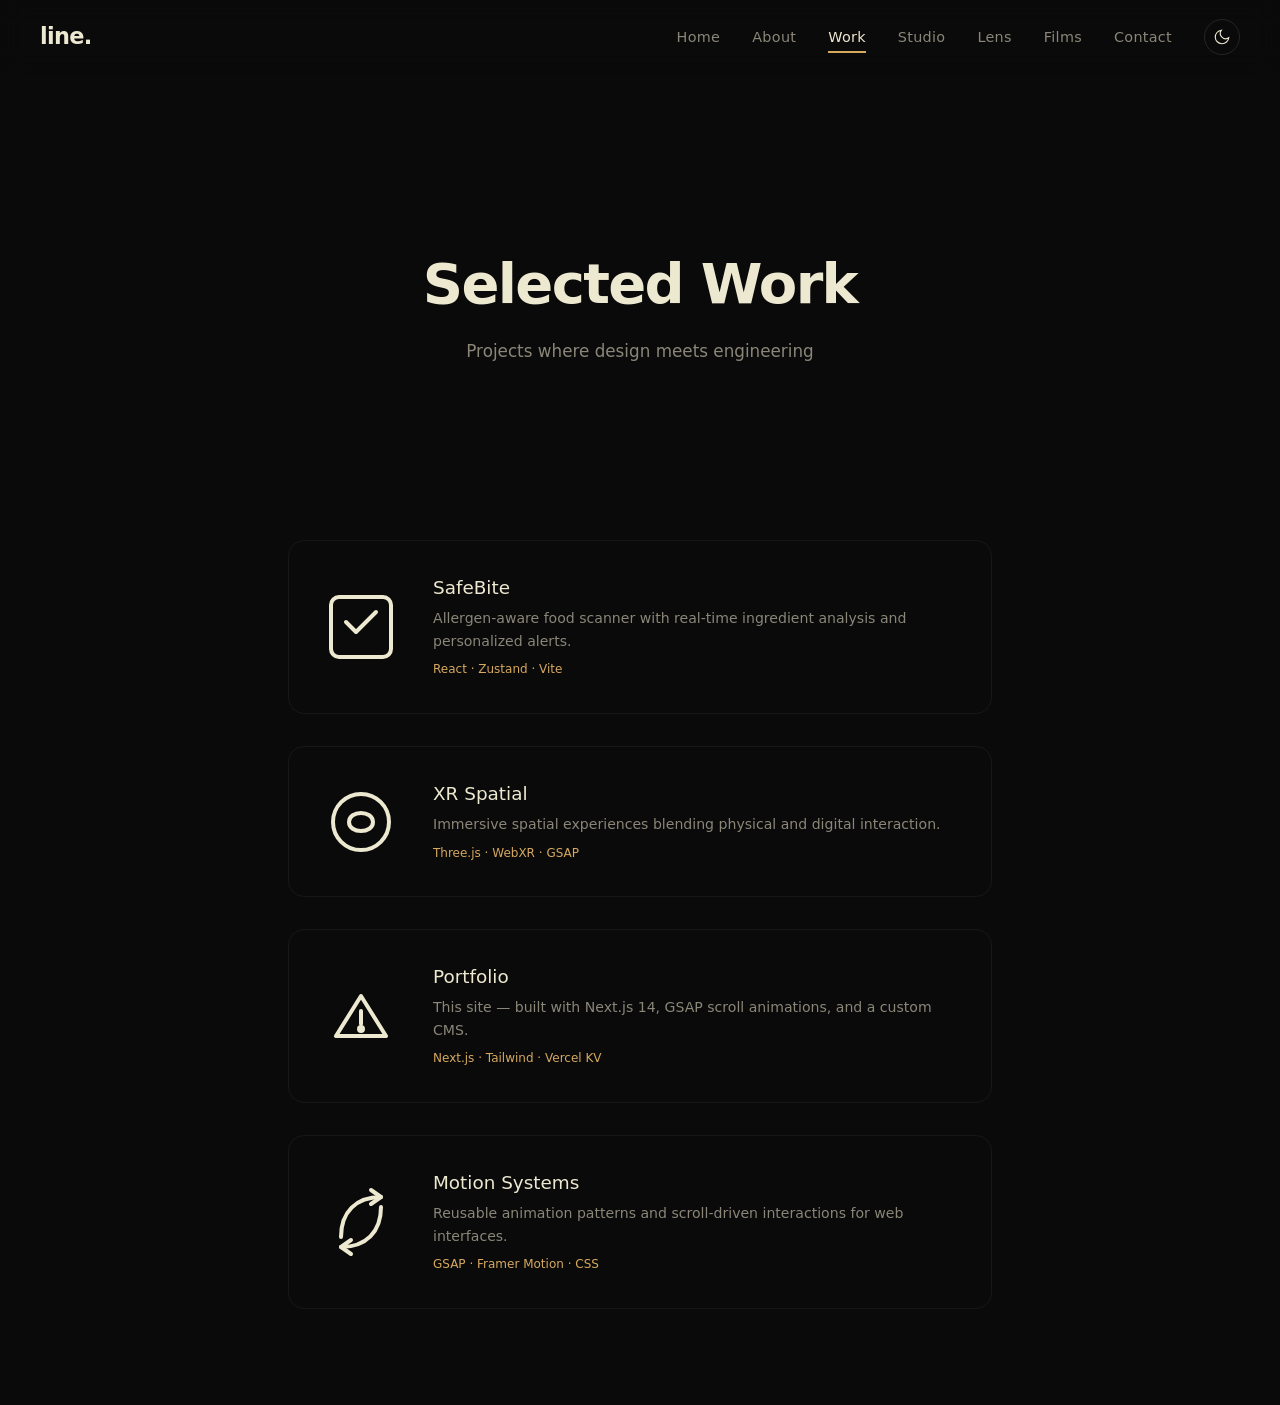
<file: work.html>
<!DOCTYPE html>
<html lang="en" data-theme="dark">
<head>
  <meta charset="UTF-8" />
  <meta name="viewport" content="width=device-width, initial-scale=1.0" />
  <title>Work — Line World</title>
  <link rel="stylesheet" href="styles.css" />
  <script src="theme.js"></script>
</head>
<body>
  <nav>
    <a href="/" class="nav-logo">line.</a>
    <div class="nav-right">
    <div class="nav-links">
      <a href="/">Home</a>
      <a href="/about.html">About</a>
      <a href="/work.html" class="active">Work</a>
      <a href="/studio.html">Studio</a>
      <a href="/lens.html">Lens</a>
      <a href="/films.html">Films</a>
      <a href="/contact.html">Contact</a>
    </div>
    <button class="theme-toggle" aria-label="Toggle theme">
      <svg class="icon-moon" viewBox="0 0 24 24" fill="none" stroke="currentColor" stroke-width="1.5" stroke-linecap="round"><path d="M21 12.79A9 9 0 1 1 11.21 3 7 7 0 0 0 21 12.79z"/></svg>
      <svg class="icon-sun" viewBox="0 0 24 24" fill="none" stroke="currentColor" stroke-width="1.5" stroke-linecap="round"><circle cx="12" cy="12" r="5"/><path d="M12 1v2M12 21v2M4.22 4.22l1.42 1.42M18.36 18.36l1.42 1.42M1 12h2M21 12h2M4.22 19.78l1.42-1.42M18.36 5.64l1.42-1.42"/></svg>
    </button>
    </div>
  </nav>

  <section class="work-hero">
    <h1>Selected Work</h1>
    <p>Projects where design meets engineering</p>
  </section>

  <div class="work-grid">
    <a class="work-card" data-anim href="#">
      <svg viewBox="0 0 80 80" fill="none">
        <rect class="draw-scroll" x="10" y="10" width="60" height="60" rx="8" />
        <path class="draw-scroll" d="M25 35 L35 45 L55 25" />
      </svg>
      <div>
        <h3>SafeBite</h3>
        <p>Allergen-aware food scanner with real-time ingredient analysis and personalized alerts.</p>
        <span class="work-tag">React · Zustand · Vite</span>
      </div>
    </a>

    <a class="work-card" data-anim href="#">
      <svg viewBox="0 0 80 80" fill="none">
        <circle class="draw-scroll" cx="40" cy="40" r="28" />
        <path class="draw-scroll" d="M28 40 C28 28, 52 28, 52 40 C52 52, 28 52, 28 40" />
      </svg>
      <div>
        <h3>XR Spatial</h3>
        <p>Immersive spatial experiences blending physical and digital interaction.</p>
        <span class="work-tag">Three.js · WebXR · GSAP</span>
      </div>
    </a>

    <a class="work-card" data-anim href="#">
      <svg viewBox="0 0 80 80" fill="none">
        <path class="draw-scroll" d="M15 60 L40 20 L65 60 Z" />
        <line class="draw-scroll" x1="40" y1="35" x2="40" y2="48" />
        <circle class="draw-scroll" cx="40" cy="53" r="2" />
      </svg>
      <div>
        <h3>Portfolio</h3>
        <p>This site — built with Next.js 14, GSAP scroll animations, and a custom CMS.</p>
        <span class="work-tag">Next.js · Tailwind · Vercel KV</span>
      </div>
    </a>

    <a class="work-card" data-anim href="#">
      <svg viewBox="0 0 80 80" fill="none">
        <path class="draw-scroll" d="M20 55 C20 30, 35 15, 60 15" />
        <path class="draw-scroll" d="M50 8 L60 15 L50 22" />
        <path class="draw-scroll" d="M60 25 C60 50, 45 65, 20 65" />
        <path class="draw-scroll" d="M30 72 L20 65 L30 58" />
      </svg>
      <div>
        <h3>Motion Systems</h3>
        <p>Reusable animation patterns and scroll-driven interactions for web interfaces.</p>
        <span class="work-tag">GSAP · Framer Motion · CSS</span>
      </div>
    </a>
  </div>

  <script>
    // draw-on-scroll for work cards
    const obs = new IntersectionObserver((entries) => {
      entries.forEach(entry => {
        if (!entry.isIntersecting) return;
        const el = entry.target;
        el.querySelectorAll('.draw-scroll').forEach(path => {
          const len = path.getTotalLength();
          path.style.strokeDasharray = len;
          path.style.strokeDashoffset = len;
          setTimeout(() => {
            path.style.transition = 'stroke-dashoffset 1s cubic-bezier(0.16, 1, 0.3, 1)';
            path.style.strokeDashoffset = 0;
          }, 100);
        });
        el.classList.add('in-view');
        obs.unobserve(el);
      });
    }, { threshold: 0.2 });

    document.querySelectorAll('[data-anim]').forEach(el => obs.observe(el));
  </script>
</body>
</html>
</file>
<file: styles.css>
:root, [data-theme="dark"] {
  --bone: #ede8d0;
  --ink: #0a0a0a;
  --amber: #d6a95f;
  --graphite: #161616;
  --dust: #8a8678;
  --ease-cinema: cubic-bezier(0.16, 1, 0.3, 1);
}

[data-theme="light"] {
  --bone: #1a1a1a;
  --ink: #f5f2eb;
  --amber: #b48232;
  --graphite: #e6e1d7;
  --dust: #6b6560;
}

* { margin: 0; padding: 0; box-sizing: border-box; }

html {
  scroll-behavior: smooth;
  scrollbar-width: thin;
  scrollbar-color: var(--amber) var(--ink);
}

body {
  background: var(--ink);
  color: var(--bone);
  font-family: -apple-system, BlinkMacSystemFont, "SF Pro", system-ui, sans-serif;
  line-height: 1.6;
  overflow-x: hidden;
  transition: background 0.4s, color 0.4s;
}

/* ── Nav ── */
nav {
  position: fixed;
  top: 0;
  left: 0;
  width: 100%;
  display: flex;
  align-items: center;
  justify-content: space-between;
  padding: 1.2rem 2.5rem;
  z-index: 100;
  backdrop-filter: blur(12px);
  -webkit-backdrop-filter: blur(12px);
  background: rgba(10, 10, 10, 0.7);
  transition: background 0.4s;
}

[data-theme="light"] nav {
  background: rgba(245, 242, 235, 0.8);
}

.nav-right {
  display: flex;
  align-items: center;
  gap: 2rem;
}

/* Theme toggle */
.theme-toggle {
  width: 36px;
  height: 36px;
  border-radius: 50%;
  border: 1px solid rgba(237, 232, 208, 0.12);
  background: none;
  color: var(--bone);
  cursor: pointer;
  display: grid;
  place-items: center;
  transition: border-color 0.3s, background 0.3s, transform 0.4s var(--ease-cinema);
  flex-shrink: 0;
}
.theme-toggle:hover {
  border-color: var(--amber);
  background: rgba(214, 169, 95, 0.1);
  transform: rotate(20deg);
}
.theme-toggle svg { width: 18px; height: 18px; }
.theme-toggle .icon-sun  { display: none; }
.theme-toggle .icon-moon { display: block; }
[data-theme="light"] .theme-toggle .icon-sun  { display: block; }
[data-theme="light"] .theme-toggle .icon-moon { display: none; }
[data-theme="light"] .theme-toggle {
  border-color: rgba(26, 26, 26, 0.15);
}

.nav-logo {
  font-size: 1.4rem;
  font-weight: 600;
  color: var(--bone);
  text-decoration: none;
  letter-spacing: -0.03em;
}

.nav-links {
  display: flex;
  gap: 2rem;
}

.nav-links a {
  color: var(--dust);
  text-decoration: none;
  font-size: 0.9rem;
  letter-spacing: 0.02em;
  transition: color 0.3s;
  position: relative;
}

.nav-links a:hover,
.nav-links a.active {
  color: var(--bone);
}

.nav-links a.active::after {
  content: '';
  position: absolute;
  bottom: -4px;
  left: 0;
  width: 100%;
  height: 1.5px;
  background: var(--amber);
}

/* ── Shared SVG ── */
.draw, .draw-scroll {
  fill: none;
  stroke: var(--bone);
  stroke-width: 4;
  stroke-linecap: round;
  stroke-linejoin: round;
}

/* ── Wave keyframe ── */
@keyframes wave {
  0%, 100% { transform: rotate(0deg); }
  25%      { transform: rotate(16deg); }
  75%      { transform: rotate(-16deg); }
}

/* ── Hero ── */
.hero {
  min-height: 100vh;
  display: flex;
  align-items: center;
  justify-content: center;
  gap: 4rem;
  padding: 6rem 3rem 3rem;
  position: relative;
}

.hero-text { max-width: 420px; }

.hero-title {
  font-size: clamp(2.4rem, 6vw, 4.5rem);
  font-weight: 600;
  line-height: 1.1;
  letter-spacing: -0.03em;
}

.hero-title .line {
  display: block;
  opacity: 0;
  transform: translateY(20px);
  transition: opacity 0.8s var(--ease-cinema), transform 0.8s var(--ease-cinema);
}

.hero-title .line.visible {
  opacity: 1;
  transform: translateY(0);
}

.hero-title .accent { color: var(--amber); }

.hero-sub {
  margin-top: 1.2rem;
  font-size: 1.1rem;
  color: var(--dust);
  opacity: 0;
  transform: translateY(12px);
  transition: opacity 0.8s var(--ease-cinema) 0.2s, transform 0.8s var(--ease-cinema) 0.2s;
}

.hero-sub.visible {
  opacity: 1;
  transform: translateY(0);
}

.hero-figure {
  width: clamp(200px, 30vw, 320px);
}

.hero-figure svg { width: 100%; height: auto; }

.scroll-cue {
  position: absolute;
  bottom: 2rem;
  left: 50%;
  transform: translateX(-50%);
  display: flex;
  flex-direction: column;
  align-items: center;
  gap: 0.4rem;
  color: var(--dust);
  font-size: 0.8rem;
  letter-spacing: 0.06em;
  opacity: 1;
  transition: opacity 0.6s;
}
.scroll-cue.hidden { opacity: 0; }
.scroll-cue svg {
  animation: float 1.5s ease-in-out infinite;
}
@keyframes float {
  0%, 100% { transform: translateY(0); }
  50%      { transform: translateY(5px); }
}

/* ── Intro Grid ── */
.intro {
  padding: 6rem 3rem;
  max-width: 960px;
  margin: 0 auto;
}

.intro-grid {
  display: grid;
  grid-template-columns: repeat(3, 1fr);
  gap: 2.5rem;
}

.intro-card {
  text-align: center;
  padding: 2.5rem 1.5rem;
  border: 1px solid rgba(237, 232, 208, 0.06);
  border-radius: 16px;
  opacity: 0;
  transform: translateY(30px);
  transition: opacity 0.7s var(--ease-cinema), transform 0.7s var(--ease-cinema);
}

.intro-card.in-view {
  opacity: 1;
  transform: translateY(0);
}

.intro-icon {
  width: 60px;
  height: 60px;
  margin: 0 auto 1.2rem;
}

.intro-card h3 {
  font-size: 1.1rem;
  font-weight: 500;
  margin-bottom: 0.5rem;
}

.intro-card p {
  font-size: 0.88rem;
  color: var(--dust);
  line-height: 1.5;
}

/* ── CTA ── */
.cta-section {
  text-align: center;
  padding: 6rem 3rem 8rem;
  opacity: 0;
  transform: translateY(30px);
  transition: opacity 0.7s var(--ease-cinema), transform 0.7s var(--ease-cinema);
}
.cta-section.in-view {
  opacity: 1;
  transform: translateY(0);
}

.cta-figure {
  width: 120px;
  margin: 0 auto 1.5rem;
}
.cta-figure svg { width: 100%; }

.cta-section h2 {
  font-size: clamp(1.8rem, 4vw, 3rem);
  font-weight: 500;
  margin-bottom: 1.5rem;
}

.cta-btn {
  display: inline-block;
  color: var(--ink);
  background: var(--bone);
  text-decoration: none;
  padding: 0.85rem 2rem;
  border-radius: 100px;
  font-size: 0.95rem;
  font-weight: 500;
  transition: transform 0.4s var(--ease-cinema), background 0.4s var(--ease-cinema);
}
.cta-btn:hover {
  transform: translateY(-2px);
  background: var(--amber);
}

/* ── About page ── */
.about-hero {
  min-height: 100vh;
  display: flex;
  flex-direction: column;
  align-items: center;
  justify-content: center;
  padding: 6rem 3rem 3rem;
  text-align: center;
  position: relative;
}

.about-hero h1 {
  font-size: clamp(2rem, 5vw, 3.5rem);
  font-weight: 600;
  letter-spacing: -0.03em;
  margin-bottom: 0.6rem;
}

.about-hero p {
  color: var(--dust);
  font-size: 1.05rem;
  max-width: 500px;
}

/* walk scene */
.walk-scene {
  position: fixed;
  top: 0;
  left: 0;
  width: 100%;
  height: 100vh;
  pointer-events: none;
  z-index: 1;
}

.walk-ground {
  position: absolute;
  bottom: 60px;
  left: 0;
  width: 100%;
  height: 1px;
  background: rgba(237, 232, 208, 0.1);
}

.walk-dots {
  position: absolute;
  bottom: 56px;
  left: 0;
  width: 200%;
  height: 4px;
}
.walk-dots .dot {
  position: absolute;
  width: 3px;
  height: 3px;
  background: rgba(237, 232, 208, 0.06);
  border-radius: 50%;
  top: 0;
}

.walk-figure {
  position: absolute;
  bottom: 60px;
  left: 50%;
  transform: translateX(-50%);
}

.about-content {
  position: relative;
  z-index: 2;
}

.about-section {
  min-height: 100vh;
  display: flex;
  align-items: center;
  justify-content: center;
  padding: 4rem 3rem;
}

.about-block {
  max-width: 560px;
  opacity: 0;
  transform: translateY(40px);
  transition: opacity 0.8s var(--ease-cinema), transform 0.8s var(--ease-cinema);
}
.about-block.in-view {
  opacity: 1;
  transform: translateY(0);
}

.about-block h2 {
  font-size: clamp(1.6rem, 3.5vw, 2.4rem);
  font-weight: 500;
  margin-bottom: 1rem;
  letter-spacing: -0.02em;
}

.about-block .label {
  font-size: 0.78rem;
  text-transform: uppercase;
  letter-spacing: 0.12em;
  color: var(--amber);
  margin-bottom: 0.6rem;
}

.about-block p {
  color: var(--dust);
  font-size: 1rem;
  line-height: 1.7;
  margin-bottom: 1rem;
}

.about-block .tags {
  display: flex;
  flex-wrap: wrap;
  gap: 0.5rem;
  margin-top: 1rem;
}

.about-block .tag {
  font-size: 0.8rem;
  padding: 0.35rem 0.85rem;
  border: 1px solid rgba(237, 232, 208, 0.12);
  border-radius: 100px;
  color: var(--dust);
}

/* walk limb animations */
.walk-limb {
  fill: none;
  stroke: var(--bone);
  stroke-width: 3;
  stroke-linecap: round;
  stroke-linejoin: round;
}
.walk-head { fill: none; stroke: var(--bone); stroke-width: 3; }
.walk-eye  { fill: var(--bone); stroke: none; }
.walk-foot { stroke: var(--bone); stroke-width: 3; fill: none; stroke-linecap: round; }

.w-body-bob    { animation: body-bob 0.5s ease-in-out infinite; animation-play-state: paused; }
.w-leg-left    { animation: leg-l 1s ease-in-out infinite; transform-origin: 0 0; animation-play-state: paused; }
.w-leg-right   { animation: leg-r 1s ease-in-out infinite; transform-origin: 0 0; animation-play-state: paused; }
.w-shin-left   { animation: shin-l 1s ease-in-out infinite; transform-origin: 0 0; animation-play-state: paused; }
.w-shin-right  { animation: shin-r 1s ease-in-out infinite; transform-origin: 0 0; animation-play-state: paused; }
.w-arm-left    { animation: arm-l 1s ease-in-out infinite; transform-origin: 0 0; animation-play-state: paused; }
.w-arm-right   { animation: arm-r 1s ease-in-out infinite; transform-origin: 0 0; animation-play-state: paused; }
.w-forearm-left  { animation: forearm-l 1s ease-in-out infinite; transform-origin: 0 0; animation-play-state: paused; }
.w-forearm-right { animation: forearm-r 1s ease-in-out infinite; transform-origin: 0 0; animation-play-state: paused; }

@keyframes body-bob {
  0%, 100% { transform: translateY(0); }
  50%      { transform: translateY(-3px); }
}
@keyframes leg-l {
  0%   { transform: rotate(25deg); }
  50%  { transform: rotate(-30deg); }
  100% { transform: rotate(25deg); }
}
@keyframes leg-r {
  0%   { transform: rotate(-30deg); }
  50%  { transform: rotate(25deg); }
  100% { transform: rotate(-30deg); }
}
@keyframes shin-l {
  0%   { transform: rotate(0deg); }
  25%  { transform: rotate(40deg); }
  50%  { transform: rotate(5deg); }
  75%  { transform: rotate(0deg); }
  100% { transform: rotate(0deg); }
}
@keyframes shin-r {
  0%   { transform: rotate(5deg); }
  25%  { transform: rotate(0deg); }
  50%  { transform: rotate(0deg); }
  75%  { transform: rotate(40deg); }
  100% { transform: rotate(5deg); }
}
@keyframes arm-l {
  0%   { transform: rotate(-25deg); }
  50%  { transform: rotate(25deg); }
  100% { transform: rotate(-25deg); }
}
@keyframes arm-r {
  0%   { transform: rotate(25deg); }
  50%  { transform: rotate(-25deg); }
  100% { transform: rotate(25deg); }
}
@keyframes forearm-l {
  0%   { transform: rotate(-10deg); }
  25%  { transform: rotate(-30deg); }
  50%  { transform: rotate(0deg); }
  75%  { transform: rotate(-5deg); }
  100% { transform: rotate(-10deg); }
}
@keyframes forearm-r {
  0%   { transform: rotate(0deg); }
  25%  { transform: rotate(-5deg); }
  50%  { transform: rotate(-10deg); }
  75%  { transform: rotate(-30deg); }
  100% { transform: rotate(0deg); }
}

/* ── Work page ── */
.work-hero {
  min-height: 60vh;
  display: flex;
  flex-direction: column;
  align-items: center;
  justify-content: center;
  padding: 8rem 3rem 4rem;
  text-align: center;
}

.work-hero h1 {
  font-size: clamp(2rem, 5vw, 3.5rem);
  font-weight: 600;
  letter-spacing: -0.03em;
  margin-bottom: 0.6rem;
}
.work-hero p {
  color: var(--dust);
  font-size: 1.05rem;
}

.work-grid {
  max-width: 800px;
  margin: 0 auto;
  padding: 0 3rem 6rem;
  display: grid;
  gap: 2rem;
}

.work-card {
  display: flex;
  align-items: center;
  gap: 2rem;
  padding: 2rem;
  border: 1px solid rgba(237, 232, 208, 0.06);
  border-radius: 16px;
  text-decoration: none;
  color: var(--bone);
  opacity: 0;
  transform: translateY(30px);
  transition: opacity 0.7s var(--ease-cinema), transform 0.7s var(--ease-cinema), border-color 0.3s;
}
.work-card.in-view {
  opacity: 1;
  transform: translateY(0);
}
.work-card:hover {
  border-color: rgba(237, 232, 208, 0.15);
}

.work-card svg {
  width: 80px;
  height: 80px;
  flex-shrink: 0;
}

.work-card h3 {
  font-size: 1.15rem;
  font-weight: 500;
  margin-bottom: 0.3rem;
}
.work-card p {
  font-size: 0.88rem;
  color: var(--dust);
}
.work-card .work-tag {
  display: inline-block;
  font-size: 0.75rem;
  color: var(--amber);
  margin-top: 0.5rem;
}

/* ── Contact page ── */
.contact-page {
  min-height: 100vh;
  display: flex;
  flex-direction: column;
  align-items: center;
  justify-content: center;
  padding: 6rem 3rem;
  text-align: center;
}

.contact-page h1 {
  font-size: clamp(2rem, 5vw, 3.5rem);
  font-weight: 600;
  letter-spacing: -0.03em;
  margin-bottom: 1rem;
}

.contact-page p {
  color: var(--dust);
  font-size: 1.05rem;
  max-width: 440px;
  margin-bottom: 2rem;
}

.contact-links {
  display: flex;
  gap: 1.5rem;
  flex-wrap: wrap;
  justify-content: center;
}

.contact-link {
  display: flex;
  align-items: center;
  gap: 0.6rem;
  padding: 0.8rem 1.6rem;
  border: 1px solid rgba(237, 232, 208, 0.12);
  border-radius: 100px;
  color: var(--bone);
  text-decoration: none;
  font-size: 0.9rem;
  transition: border-color 0.3s, background 0.3s, transform 0.3s var(--ease-cinema);
}
.contact-link:hover {
  border-color: var(--amber);
  background: rgba(214, 169, 95, 0.08);
  transform: translateY(-2px);
}

.contact-figure {
  margin-top: 4rem;
  width: 200px;
}
.contact-figure svg { width: 100%; }

/* ── Responsive ── */
@media (max-width: 640px) {
  .hero {
    flex-direction: column-reverse;
    text-align: center;
    gap: 2rem;
    padding-top: 5rem;
  }
  .hero-figure { width: 180px; }
  .intro-grid { grid-template-columns: 1fr; max-width: 320px; margin: 0 auto; }
  nav { padding: 1rem 1.5rem; }
  .nav-links { gap: 1.2rem; }
  .nav-links a { font-size: 0.82rem; }
  .about-section { padding: 3rem 1.5rem; }
  .work-grid { padding: 0 1.5rem 4rem; }
}
</file>
